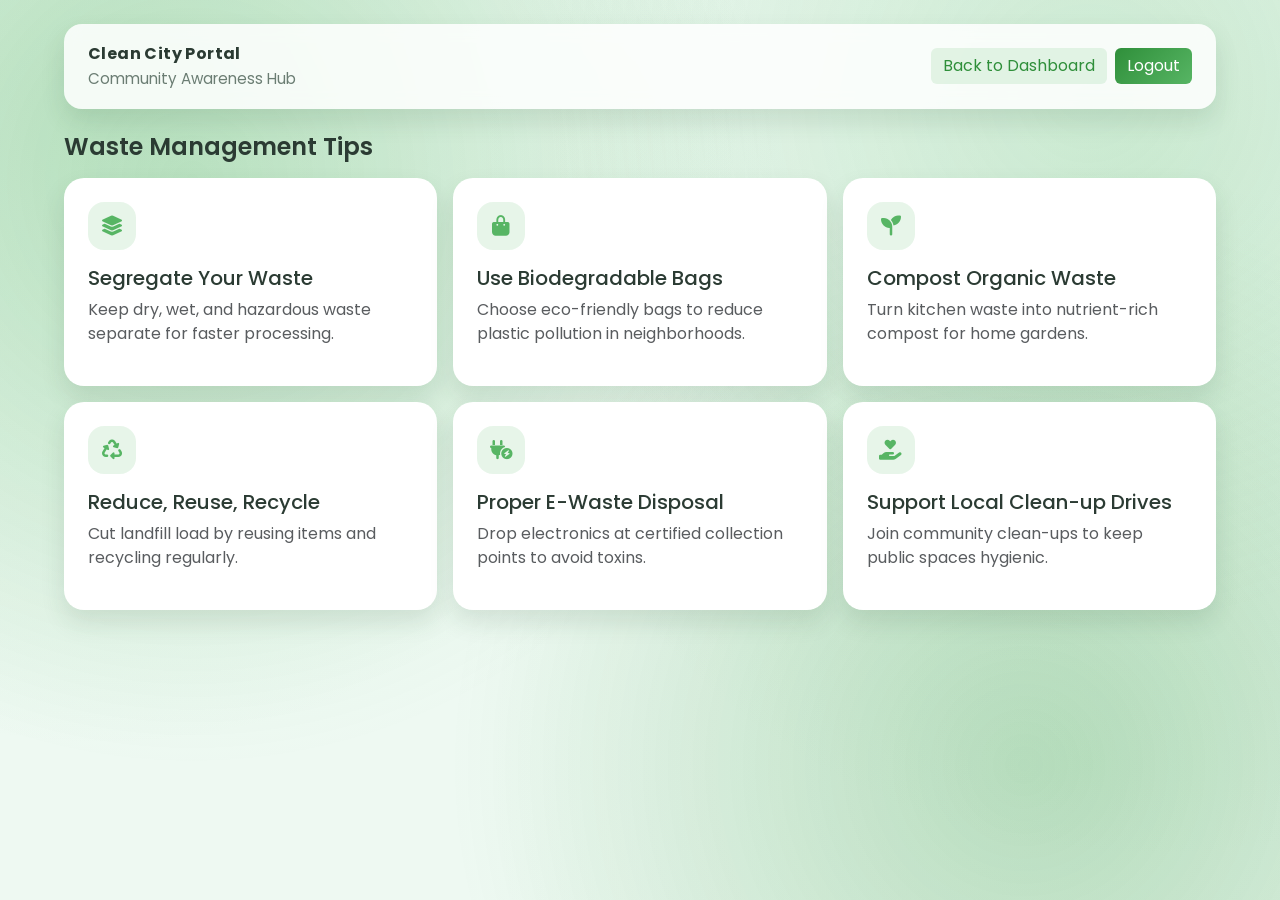
<file: frontend/awareness.html>
﻿<!DOCTYPE html>
<html lang="en">
<head>
  <meta charset="UTF-8">
  <meta name="viewport" content="width=device-width, initial-scale=1.0">
  <title>Clean City Portal - Awareness</title>
  <link rel="preconnect" href="https://fonts.googleapis.com">
  <link rel="preconnect" href="https://fonts.gstatic.com" crossorigin>
  <link href="https://fonts.googleapis.com/css2?family=Poppins:wght@300;400;600;700&display=swap" rel="stylesheet">
  <link href="https://cdn.jsdelivr.net/npm/bootstrap@5.3.3/dist/css/bootstrap.min.css" rel="stylesheet">
  <link href="https://cdnjs.cloudflare.com/ajax/libs/font-awesome/6.5.1/css/all.min.css" rel="stylesheet">
  <link href="css/style.css" rel="stylesheet">
</head>
<body>
  <div class="app-shell">
    <div class="cc-navbar d-flex flex-column flex-md-row justify-content-between align-items-start align-items-md-center gap-3">
      <div>
        <div class="brand-title">Clean City Portal</div>
        <div class="brand-subtitle">Community Awareness Hub</div>
      </div>
      <div class="d-flex gap-2">
        <a class="btn btn-soft" href="citizen.html">Back to Dashboard</a>
        <button class="btn btn-primary" onclick="logout()">Logout</button>
      </div>
    </div>

    <div class="mt-4">
      <h4 class="section-title">Waste Management Tips</h4>
      <div class="row g-3">
        <div class="col-md-4">
          <div class="icon-card">
            <div class="icon-pill mb-3"><i class="fa-solid fa-layer-group"></i></div>
            <h5>Segregate Your Waste</h5>
            <p class="text-muted">Keep dry, wet, and hazardous waste separate for faster processing.</p>
          </div>
        </div>
        <div class="col-md-4">
          <div class="icon-card">
            <div class="icon-pill mb-3"><i class="fa-solid fa-bag-shopping"></i></div>
            <h5>Use Biodegradable Bags</h5>
            <p class="text-muted">Choose eco-friendly bags to reduce plastic pollution in neighborhoods.</p>
          </div>
        </div>
        <div class="col-md-4">
          <div class="icon-card">
            <div class="icon-pill mb-3"><i class="fa-solid fa-seedling"></i></div>
            <h5>Compost Organic Waste</h5>
            <p class="text-muted">Turn kitchen waste into nutrient-rich compost for home gardens.</p>
          </div>
        </div>
        <div class="col-md-4">
          <div class="icon-card">
            <div class="icon-pill mb-3"><i class="fa-solid fa-recycle"></i></div>
            <h5>Reduce, Reuse, Recycle</h5>
            <p class="text-muted">Cut landfill load by reusing items and recycling regularly.</p>
          </div>
        </div>
        <div class="col-md-4">
          <div class="icon-card">
            <div class="icon-pill mb-3"><i class="fa-solid fa-plug-circle-bolt"></i></div>
            <h5>Proper E-Waste Disposal</h5>
            <p class="text-muted">Drop electronics at certified collection points to avoid toxins.</p>
          </div>
        </div>
        <div class="col-md-4">
          <div class="icon-card">
            <div class="icon-pill mb-3"><i class="fa-solid fa-hand-holding-heart"></i></div>
            <h5>Support Local Clean-up Drives</h5>
            <p class="text-muted">Join community clean-ups to keep public spaces hygienic.</p>
          </div>
        </div>
      </div>
    </div>
  </div>

  <script src="js/script.js"></script>
</body>
</html>
</file>
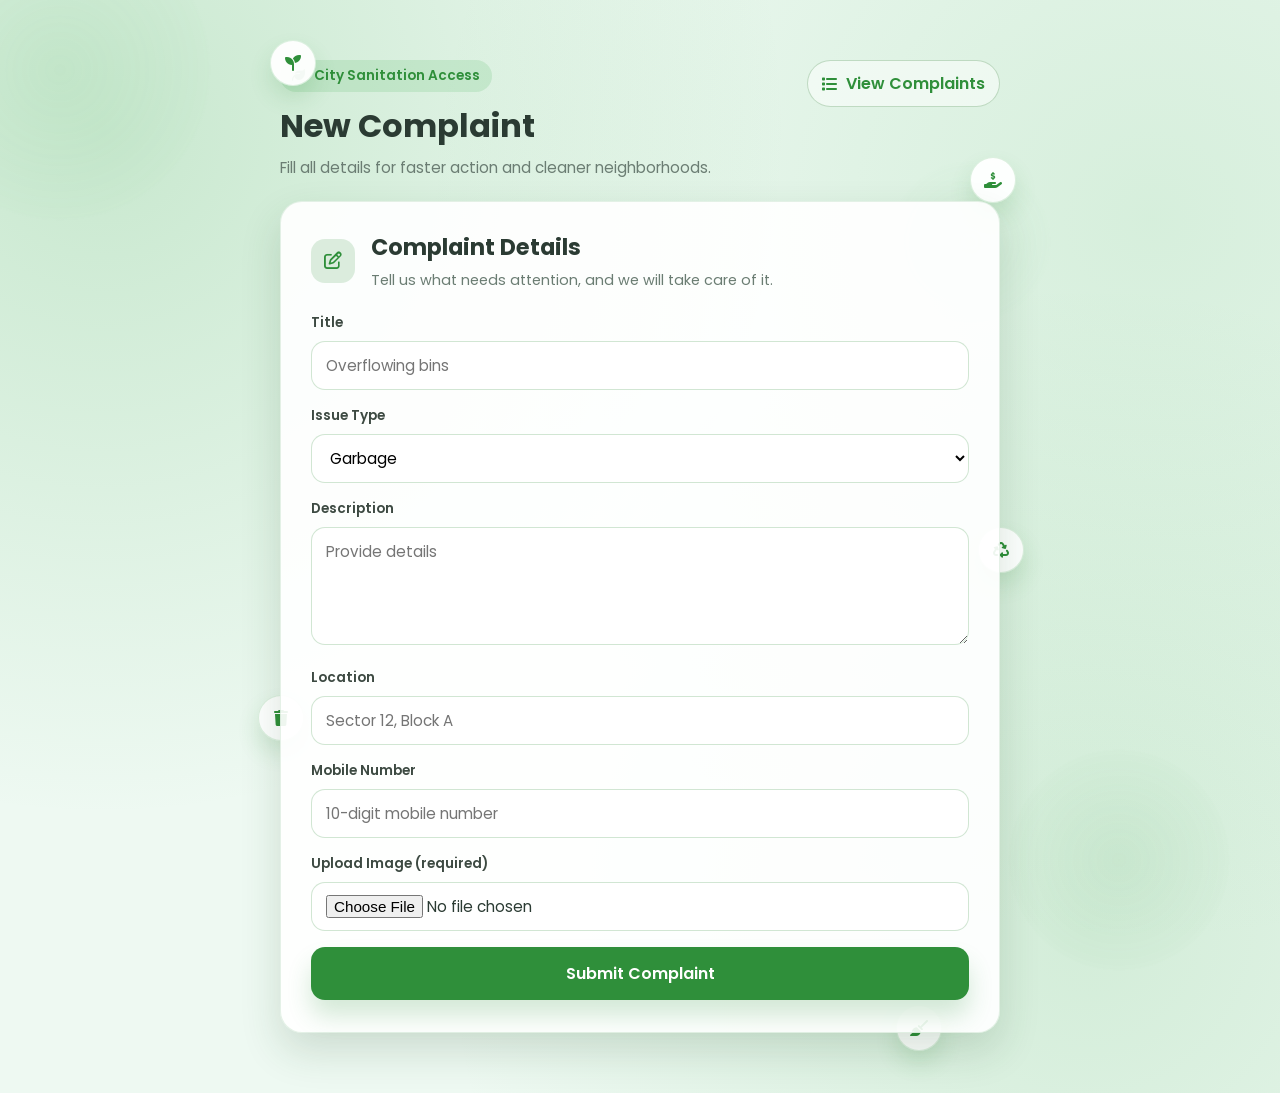
<file: frontend/complaint-new.html>
<!DOCTYPE html>
<html lang="en">
<head>
  <meta charset="UTF-8">
  <meta name="viewport" content="width=device-width, initial-scale=1.0">
  <title>Clean City Portal - New Complaint</title>
  <link rel="preconnect" href="https://fonts.googleapis.com">
  <link rel="preconnect" href="https://fonts.gstatic.com" crossorigin>
  <link href="https://fonts.googleapis.com/css2?family=Poppins:wght@300;400;600;700&display=swap" rel="stylesheet">
  <link href="https://cdnjs.cloudflare.com/ajax/libs/font-awesome/6.5.1/css/all.min.css" rel="stylesheet">
</head>
<body class="eco-page">
  <div class="ambient-orb orb-one"></div>
  <div class="ambient-orb orb-two"></div>
  <div class="ambient-orb orb-three"></div>

  <main class="page-shell form-shell">
    <section class="form-area">
      <div class="clean-bubbles">
        <span class="bubble bubble-1"><i class="fa-solid fa-seedling"></i></span>
        <span class="bubble bubble-2"><i class="fa-solid fa-hand-holding-dollar"></i></span>
        <span class="bubble bubble-3"><i class="fa-solid fa-trash"></i></span>
        <span class="bubble bubble-4"><i class="fa-solid fa-broom"></i></span>
        <span class="bubble bubble-5"><i class="fa-solid fa-recycle"></i></span>
      </div>

      <header class="page-header">
        <div>
          <p class="pill-title"><i class="fa-solid fa-leaf"></i> City Sanitation Access</p>
          <h1>New Complaint</h1>
          <p class="subtitle">Fill all details for faster action and cleaner neighborhoods.</p>
        </div>
        <a class="ghost-btn" href="complaints.html"><i class="fa-solid fa-list"></i> View Complaints</a>
      </header>

      <div class="glass-card complaint-card">
        <div class="card-title">
          <span class="title-icon"><i class="fa-regular fa-pen-to-square"></i></span>
          <div>
            <h2>Complaint Details</h2>
            <p>Tell us what needs attention, and we will take care of it.</p>
          </div>
        </div>

        <form class="complaint-form">
          <label class="field">
            <span>Title</span>
            <input type="text" placeholder="Overflowing bins" required>
          </label>

          <label class="field">
            <span>Issue Type</span>
            <select required>
              <option>Garbage</option>
              <option>Streetlight</option>
              <option>Illegal dumping</option>
              <option>Sewage</option>
            </select>
          </label>

          <label class="field">
            <span>Description</span>
            <textarea rows="4" placeholder="Provide details" required></textarea>
          </label>

          <label class="field">
            <span>Location</span>
            <input type="text" placeholder="Sector 12, Block A" required>
          </label>

          <label class="field">
            <span>Mobile Number</span>
            <input type="tel" placeholder="10-digit mobile number" required>
          </label>

          <label class="field">
            <span>Upload Image (required)</span>
            <input class="file-input" type="file" required>
          </label>

          <button class="primary-btn" type="submit">Submit Complaint</button>
        </form>
      </div>
    </section>
  </main>

  <style>
    :root {
      --primary: #2f8f3a;
      --secondary: #57b564;
      --text: #2b3b33;
      --muted: #6b7d73;
      --glass: rgba(255, 255, 255, 0.92);
      --shadow: 0 18px 40px rgba(31, 72, 40, 0.16);
    }

    * {
      box-sizing: border-box;
      font-family: "Poppins", sans-serif;
    }

    body.eco-page {
      margin: 0;
      min-height: 100vh;
      background:
        radial-gradient(circle at 8% 12%, rgba(87, 181, 100, 0.25), transparent 45%),
        radial-gradient(circle at 90% 20%, rgba(129, 202, 141, 0.22), transparent 50%),
        radial-gradient(circle at 85% 85%, rgba(87, 181, 100, 0.18), transparent 45%),
        #eef9f2;
      color: var(--text);
      overflow-x: hidden;
    }

    .ambient-orb {
      position: absolute;
      border-radius: 50%;
      opacity: 0.28;
      z-index: 0;
      filter: blur(1px);
    }

    .orb-one {
      width: 300px;
      height: 300px;
      background: radial-gradient(circle, rgba(87, 181, 100, 0.3) 0%, rgba(87, 181, 100, 0.05) 70%);
      top: -80px;
      left: -90px;
    }

    .orb-two {
      width: 220px;
      height: 220px;
      background: radial-gradient(circle, rgba(47, 143, 58, 0.25) 0%, rgba(47, 143, 58, 0.05) 70%);
      bottom: -70px;
      right: 4%;
    }

    .orb-three {
      width: 160px;
      height: 160px;
      background: radial-gradient(circle, rgba(129, 202, 141, 0.25) 0%, rgba(129, 202, 141, 0.05) 70%);
      top: 18%;
      right: 18%;
    }

    .page-shell {
      position: relative;
      z-index: 1;
      min-height: 100vh;
      display: flex;
      align-items: center;
      justify-content: center;
      padding: 60px 24px;
    }

    .form-area {
      width: min(720px, 100%);
      position: relative;
    }

    .page-header {
      display: flex;
      justify-content: space-between;
      align-items: flex-start;
      gap: 16px;
      margin-bottom: 22px;
    }

    .pill-title {
      display: inline-flex;
      align-items: center;
      gap: 8px;
      padding: 6px 12px;
      border-radius: 999px;
      background: rgba(87, 181, 100, 0.18);
      color: var(--primary);
      font-weight: 600;
      font-size: 0.85rem;
      margin: 0 0 10px;
    }

    .page-header h1 {
      margin: 0 0 6px;
      font-size: 2rem;
    }

    .subtitle {
      margin: 0;
      color: var(--muted);
      font-size: 0.95rem;
    }

    .ghost-btn {
      display: inline-flex;
      align-items: center;
      gap: 8px;
      padding: 10px 14px;
      border-radius: 999px;
      border: 1px solid rgba(46, 125, 50, 0.25);
      color: var(--primary);
      text-decoration: none;
      font-weight: 600;
      background: rgba(255, 255, 255, 0.5);
      transition: transform 0.2s ease, box-shadow 0.2s ease;
      white-space: nowrap;
    }

    .ghost-btn:hover {
      transform: translateY(-2px);
      box-shadow: 0 12px 24px rgba(46, 125, 50, 0.18);
    }

    .glass-card {
      background: var(--glass);
      border-radius: 22px;
      border: 1px solid rgba(47, 143, 58, 0.12);
      box-shadow: var(--shadow);
      padding: 28px 30px 32px;
      position: relative;
    }

    .card-title {
      display: flex;
      gap: 16px;
      align-items: center;
      margin-bottom: 22px;
    }

    .card-title h2 {
      margin: 0 0 6px;
      font-size: 1.4rem;
    }

    .card-title p {
      margin: 0;
      color: var(--muted);
      font-size: 0.9rem;
    }

    .title-icon {
      width: 44px;
      height: 44px;
      border-radius: 14px;
      background: rgba(47, 143, 58, 0.16);
      display: grid;
      place-items: center;
      color: var(--primary);
      font-size: 1.1rem;
    }

    .complaint-form {
      display: grid;
      gap: 16px;
    }

    .field span {
      display: block;
      font-weight: 600;
      font-size: 0.85rem;
      margin-bottom: 8px;
      color: #3d4a42;
    }

    .field input,
    .field select,
    .field textarea {
      width: 100%;
      border-radius: 14px;
      border: 1px solid rgba(47, 143, 58, 0.22);
      padding: 12px 14px;
      font-size: 0.95rem;
      background: #fff;
      outline: none;
      transition: border 0.3s ease, box-shadow 0.3s ease;
    }

    .field input:focus,
    .field select:focus,
    .field textarea:focus {
      border-color: rgba(47, 143, 58, 0.7);
      box-shadow: 0 0 0 4px rgba(87, 181, 100, 0.18);
    }

    .file-input {
      padding: 10px;
      background: rgba(255, 255, 255, 0.85);
    }

    .primary-btn {
      border: none;
      background: var(--primary);
      color: #fff;
      padding: 14px 16px;
      border-radius: 14px;
      font-weight: 600;
      font-size: 1rem;
      cursor: pointer;
      box-shadow: 0 16px 24px rgba(47, 143, 58, 0.2);
      transition: transform 0.3s ease, box-shadow 0.3s ease, background 0.3s ease;
    }

    .primary-btn:hover {
      transform: translateY(-2px);
      background: #2b8435;
      box-shadow: 0 18px 30px rgba(47, 143, 58, 0.28);
    }

    .clean-bubbles {
      position: absolute;
      inset: 0;
      pointer-events: none;
    }

    .bubble {
      position: absolute;
      width: 46px;
      height: 46px;
      border-radius: 50%;
      display: grid;
      place-items: center;
      background: rgba(255, 255, 255, 0.95);
      color: var(--primary);
      box-shadow: 0 12px 22px rgba(47, 143, 58, 0.16);
      border: 1px solid rgba(87, 181, 100, 0.2);
    }

    .bubble-1 { top: -20px; left: -10px; }
    .bubble-2 { top: 10%; right: -16px; }
    .bubble-3 { bottom: 30%; left: -22px; }
    .bubble-4 { bottom: -18px; right: 8%; }
    .bubble-5 { top: 48%; right: -24px; }

    @media (max-width: 720px) {
      .page-header {
        flex-direction: column;
        align-items: flex-start;
      }
    }
  </style>
</body>
</html>
</file>
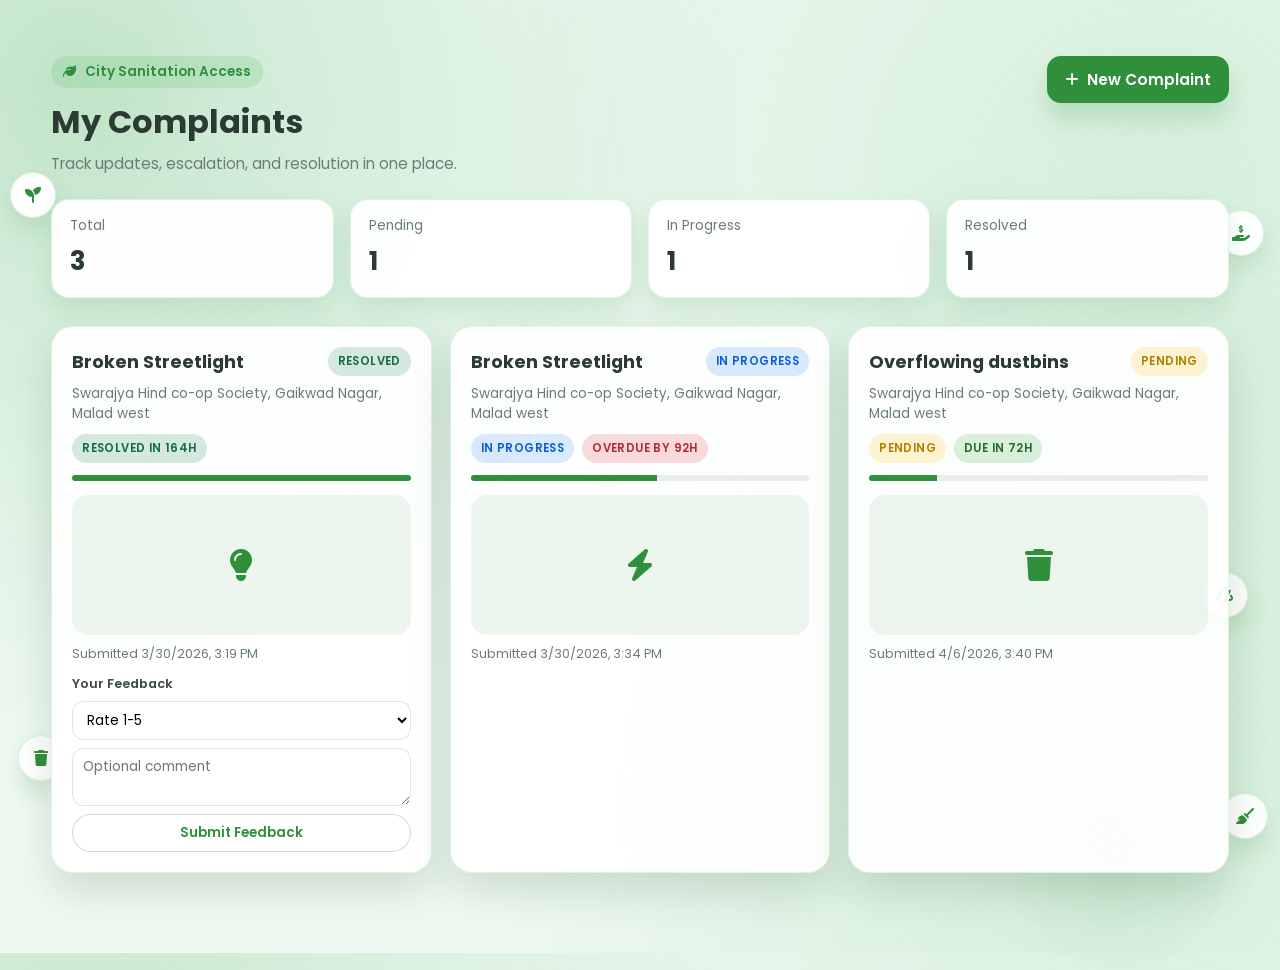
<file: frontend/complaints.html>
<!DOCTYPE html>
<html lang="en">
<head>
  <meta charset="UTF-8">
  <meta name="viewport" content="width=device-width, initial-scale=1.0">
  <title>Clean City Portal - My Complaints</title>
  <link rel="preconnect" href="https://fonts.googleapis.com">
  <link rel="preconnect" href="https://fonts.gstatic.com" crossorigin>
  <link href="https://fonts.googleapis.com/css2?family=Poppins:wght@300;400;600;700&display=swap" rel="stylesheet">
  <link href="https://cdnjs.cloudflare.com/ajax/libs/font-awesome/6.5.1/css/all.min.css" rel="stylesheet">
</head>
<body class="eco-page">
  <div class="ambient-orb orb-one"></div>
  <div class="ambient-orb orb-two"></div>
  <div class="ambient-orb orb-three"></div>

  <main class="page-shell">
    <header class="page-header">
      <div>
        <p class="pill-title"><i class="fa-solid fa-leaf"></i> City Sanitation Access</p>
        <h1>My Complaints</h1>
        <p class="subtitle">Track updates, escalation, and resolution in one place.</p>
      </div>
      <a class="primary-btn" href="complaint-new.html"><i class="fa-solid fa-plus"></i> New Complaint</a>
    </header>

    <section class="stats-grid">
      <div class="stat-card">
        <p>Total</p>
        <h3>3</h3>
      </div>
      <div class="stat-card">
        <p>Pending</p>
        <h3>1</h3>
      </div>
      <div class="stat-card">
        <p>In Progress</p>
        <h3>1</h3>
      </div>
      <div class="stat-card">
        <p>Resolved</p>
        <h3>1</h3>
      </div>
    </section>

    <section class="complaints-grid">
      <article class="glass-card complaint-card">
        <div class="card-top">
          <h3>Broken Streetlight</h3>
          <span class="badge badge-resolved">Resolved</span>
        </div>
        <p class="card-meta">Swarajya Hind co-op Society, Gaikwad Nagar, Malad west</p>
        <div class="tag-row">
          <span class="badge badge-resolved">Resolved in 164H</span>
        </div>
        <div class="progress"><span style="width: 100%;"></span></div>
        <div class="photo-box">
          <i class="fa-solid fa-lightbulb"></i>
        </div>
        <p class="submitted">Submitted 3/30/2026, 3:19 PM</p>
        <div class="feedback">
          <label>Your Feedback</label>
          <select>
            <option>Rate 1-5</option>
            <option>5 - Excellent</option>
            <option>4 - Good</option>
            <option>3 - Okay</option>
            <option>2 - Needs work</option>
            <option>1 - Poor</option>
          </select>
          <textarea rows="2" placeholder="Optional comment"></textarea>
          <button class="ghost-btn small" type="button">Submit Feedback</button>
        </div>
      </article>

      <article class="glass-card complaint-card">
        <div class="card-top">
          <h3>Broken Streetlight</h3>
          <span class="badge badge-progress">In Progress</span>
        </div>
        <p class="card-meta">Swarajya Hind co-op Society, Gaikwad Nagar, Malad west</p>
        <div class="tag-row">
          <span class="badge badge-progress">In Progress</span>
          <span class="badge badge-overdue">Overdue by 92H</span>
        </div>
        <div class="progress"><span style="width: 55%;"></span></div>
        <div class="photo-box">
          <i class="fa-solid fa-bolt"></i>
        </div>
        <p class="submitted">Submitted 3/30/2026, 3:34 PM</p>
      </article>

      <article class="glass-card complaint-card">
        <div class="card-top">
          <h3>Overflowing dustbins</h3>
          <span class="badge badge-pending">Pending</span>
        </div>
        <p class="card-meta">Swarajya Hind co-op Society, Gaikwad Nagar, Malad west</p>
        <div class="tag-row">
          <span class="badge badge-pending">Pending</span>
          <span class="badge badge-due">Due in 72H</span>
        </div>
        <div class="progress"><span style="width: 20%;"></span></div>
        <div class="photo-box">
          <i class="fa-solid fa-trash"></i>
        </div>
        <p class="submitted">Submitted 4/6/2026, 3:40 PM</p>
      </article>
    </section>

    <div class="clean-bubbles">
      <span class="bubble bubble-1"><i class="fa-solid fa-seedling"></i></span>
      <span class="bubble bubble-2"><i class="fa-solid fa-hand-holding-dollar"></i></span>
      <span class="bubble bubble-3"><i class="fa-solid fa-trash"></i></span>
      <span class="bubble bubble-4"><i class="fa-solid fa-broom"></i></span>
      <span class="bubble bubble-5"><i class="fa-solid fa-recycle"></i></span>
    </div>
  </main>

  <style>
    :root {
      --primary: #2f8f3a;
      --secondary: #57b564;
      --text: #2b3b33;
      --muted: #6b7d73;
      --glass: rgba(255, 255, 255, 0.92);
      --shadow: 0 18px 40px rgba(31, 72, 40, 0.16);
    }

    * {
      box-sizing: border-box;
      font-family: "Poppins", sans-serif;
    }

    body.eco-page {
      margin: 0;
      min-height: 100vh;
      background:
        radial-gradient(circle at 8% 12%, rgba(87, 181, 100, 0.25), transparent 45%),
        radial-gradient(circle at 90% 20%, rgba(129, 202, 141, 0.22), transparent 50%),
        radial-gradient(circle at 85% 85%, rgba(87, 181, 100, 0.18), transparent 45%),
        #eef9f2;
      color: var(--text);
      overflow-x: hidden;
    }

    .ambient-orb {
      position: absolute;
      border-radius: 50%;
      opacity: 0.28;
      z-index: 0;
      filter: blur(1px);
    }

    .orb-one {
      width: 300px;
      height: 300px;
      background: radial-gradient(circle, rgba(87, 181, 100, 0.3) 0%, rgba(87, 181, 100, 0.05) 70%);
      top: -80px;
      left: -90px;
    }

    .orb-two {
      width: 220px;
      height: 220px;
      background: radial-gradient(circle, rgba(47, 143, 58, 0.25) 0%, rgba(47, 143, 58, 0.05) 70%);
      bottom: -70px;
      right: 4%;
    }

    .orb-three {
      width: 160px;
      height: 160px;
      background: radial-gradient(circle, rgba(129, 202, 141, 0.25) 0%, rgba(129, 202, 141, 0.05) 70%);
      top: 18%;
      right: 18%;
    }

    .page-shell {
      position: relative;
      z-index: 1;
      min-height: 100vh;
      padding: 56px clamp(20px, 4vw, 72px) 80px;
    }

    .page-header {
      display: flex;
      justify-content: space-between;
      align-items: flex-start;
      gap: 20px;
      margin-bottom: 24px;
    }

    .pill-title {
      display: inline-flex;
      align-items: center;
      gap: 8px;
      padding: 6px 12px;
      border-radius: 999px;
      background: rgba(87, 181, 100, 0.18);
      color: var(--primary);
      font-weight: 600;
      font-size: 0.85rem;
      margin: 0 0 10px;
    }

    .page-header h1 {
      margin: 0 0 6px;
      font-size: 2rem;
    }

    .subtitle {
      margin: 0;
      color: var(--muted);
      font-size: 0.95rem;
    }

    .primary-btn {
      border: none;
      background: var(--primary);
      color: #fff;
      padding: 12px 18px;
      border-radius: 14px;
      font-weight: 600;
      font-size: 0.95rem;
      cursor: pointer;
      text-decoration: none;
      box-shadow: 0 16px 24px rgba(47, 143, 58, 0.2);
      transition: transform 0.3s ease, box-shadow 0.3s ease, background 0.3s ease;
      display: inline-flex;
      align-items: center;
      gap: 8px;
      white-space: nowrap;
    }

    .primary-btn:hover {
      transform: translateY(-2px);
      background: #2b8435;
      box-shadow: 0 18px 30px rgba(47, 143, 58, 0.28);
    }

    .ghost-btn {
      border: 1px solid rgba(46, 125, 50, 0.25);
      color: var(--primary);
      background: rgba(255, 255, 255, 0.6);
      font-weight: 600;
      cursor: pointer;
    }

    .stats-grid {
      display: grid;
      grid-template-columns: repeat(auto-fit, minmax(160px, 1fr));
      gap: 16px;
      margin-bottom: 28px;
    }

    .stat-card {
      background: rgba(255, 255, 255, 0.95);
      border-radius: 18px;
      padding: 16px 18px;
      box-shadow: 0 10px 22px rgba(47, 143, 58, 0.14);
      border: 1px solid rgba(47, 143, 58, 0.12);
    }

    .stat-card p {
      margin: 0 0 6px;
      color: var(--muted);
      font-size: 0.85rem;
    }

    .stat-card h3 {
      margin: 0;
      font-size: 1.6rem;
    }

    .complaints-grid {
      display: grid;
      grid-template-columns: repeat(auto-fit, minmax(260px, 1fr));
      gap: 18px;
    }

    .glass-card {
      background: var(--glass);
      border-radius: 22px;
      border: 1px solid rgba(47, 143, 58, 0.12);
      box-shadow: var(--shadow);
      padding: 20px;
    }

    .complaint-card h3 {
      margin: 0;
      font-size: 1.1rem;
    }

    .card-top {
      display: flex;
      justify-content: space-between;
      align-items: center;
      gap: 8px;
      margin-bottom: 8px;
    }

    .card-meta {
      margin: 0 0 10px;
      color: var(--muted);
      font-size: 0.85rem;
    }

    .tag-row {
      display: flex;
      flex-wrap: wrap;
      gap: 8px;
      margin-bottom: 12px;
    }

    .badge {
      padding: 6px 10px;
      border-radius: 999px;
      font-size: 0.72rem;
      font-weight: 600;
      text-transform: uppercase;
      letter-spacing: 0.4px;
    }

    .badge-pending {
      background: rgba(255, 193, 7, 0.18);
      color: #b47d00;
    }

    .badge-progress {
      background: rgba(13, 110, 253, 0.15);
      color: #0b5ed7;
    }

    .badge-resolved {
      background: rgba(25, 135, 84, 0.18);
      color: #146c43;
    }

    .badge-overdue {
      background: rgba(220, 53, 69, 0.18);
      color: #b02a37;
    }

    .badge-due {
      background: rgba(76, 175, 80, 0.2);
      color: #1f6f31;
    }

    .progress {
      width: 100%;
      height: 6px;
      border-radius: 999px;
      background: rgba(15, 23, 42, 0.08);
      overflow: hidden;
      margin-bottom: 14px;
    }

    .progress span {
      display: block;
      height: 100%;
      background: var(--primary);
    }

    .photo-box {
      height: 140px;
      border-radius: 16px;
      background: rgba(47, 143, 58, 0.08);
      display: grid;
      place-items: center;
      color: var(--primary);
      font-size: 2rem;
      margin-bottom: 10px;
    }

    .submitted {
      margin: 0;
      font-size: 0.78rem;
      color: var(--muted);
    }

    .feedback {
      margin-top: 12px;
      display: grid;
      gap: 8px;
    }

    .feedback label {
      font-size: 0.8rem;
      font-weight: 600;
      color: #3d4a42;
    }

    .feedback select,
    .feedback textarea {
      border-radius: 12px;
      border: 1px solid rgba(47, 143, 58, 0.18);
      padding: 8px 10px;
      background: #fff;
      font-size: 0.85rem;
    }

    .ghost-btn.small {
      align-self: flex-start;
      padding: 8px 12px;
      border-radius: 999px;
    }

    .clean-bubbles {
      position: absolute;
      inset: 0;
      pointer-events: none;
      z-index: -1;
    }

    .bubble {
      position: absolute;
      width: 46px;
      height: 46px;
      border-radius: 50%;
      display: grid;
      place-items: center;
      background: rgba(255, 255, 255, 0.95);
      color: var(--primary);
      box-shadow: 0 12px 22px rgba(47, 143, 58, 0.16);
      border: 1px solid rgba(87, 181, 100, 0.2);
    }

    .bubble-1 { top: 18%; left: 10px; }
    .bubble-2 { top: 22%; right: 16px; }
    .bubble-3 { bottom: 18%; left: 18px; }
    .bubble-4 { bottom: 12%; right: 12px; }
    .bubble-5 { top: 60%; right: 32px; }

    @media (max-width: 780px) {
      .page-header {
        flex-direction: column;
        align-items: flex-start;
      }
    }
  </style>
</body>
</html>
</file>
<file: frontend/css/style.css>
﻿:root {
  --cc-ink: #2b3b33;
  --cc-muted: #6b7d73;
  --cc-green: #2f8f3a;
  --cc-blue: #57b564;
  --cc-teal: #81ca8d;
  --cc-bg: #eef9f2;
  --cc-card: #ffffff;
  --cc-shadow: 0 18px 40px rgba(31, 72, 40, 0.16);
  --cc-shadow-soft: 0 12px 24px rgba(31, 72, 40, 0.12);
  --cc-radius: 20px;
}

* {
  box-sizing: border-box;
}

body {
  font-family: "Poppins", "Segoe UI", sans-serif;
  color: var(--cc-ink);
  background:
    radial-gradient(circle at 8% 12%, rgba(87, 181, 100, 0.25), transparent 45%),
    radial-gradient(circle at 90% 20%, rgba(129, 202, 141, 0.22), transparent 50%),
    radial-gradient(circle at 85% 85%, rgba(87, 181, 100, 0.18), transparent 45%),
    var(--cc-bg);
  min-height: 100vh;
}

body.eco-register {
  margin: 0;
  min-height: 100vh;
  background:
    radial-gradient(circle at 8% 12%, rgba(87, 181, 100, 0.18), transparent 45%),
    radial-gradient(circle at 90% 20%, rgba(129, 202, 141, 0.16), transparent 50%),
    radial-gradient(circle at 85% 85%, rgba(87, 181, 100, 0.12), transparent 45%),
    #eef9f2;
  color: var(--cc-ink);
  overflow-x: hidden;
}

body.eco-register::before {
  content: "";
  position: fixed;
  inset: 0;
  background-image: url("../assets/login-pattern.png");
  background-size: 420px 420px;
  background-repeat: repeat;
  opacity: 0.25;
  pointer-events: none;
  z-index: 0;
}

body.eco-register .app-shell {
  position: relative;
  z-index: 1;
}

body.eco-register .hero-card {
  background: rgba(255, 255, 255, 0.96);
}

body::before {
  content: "";
  position: fixed;
  inset: 0;
  background:
    radial-gradient(circle at 15% 20%, rgba(87, 181, 100, 0.18), transparent 45%),
    radial-gradient(circle at 85% 10%, rgba(129, 202, 141, 0.16), transparent 40%),
    radial-gradient(circle at 80% 85%, rgba(47, 143, 58, 0.18), transparent 45%);
  pointer-events: none;
  z-index: -1;
}

.app-shell {
  max-width: 1200px;
  margin: 0 auto;
  padding: 24px;
}

.page-header {
  display: flex;
  flex-direction: column;
  align-items: center;
  text-align: center;
  margin-bottom: 24px;
}

.page-header .brand-title {
  font-size: 2.1rem;
}

.brand-icon {
  width: 64px;
  height: 64px;
  border-radius: 18px;
  display: inline-flex;
  align-items: center;
  justify-content: center;
  background: rgba(87, 181, 100, 0.16);
  color: var(--cc-blue);
  font-size: 28px;
  box-shadow: var(--cc-shadow-soft);
  margin-bottom: 10px;
}

.cc-navbar {
  background: rgba(255, 255, 255, 0.85);
  backdrop-filter: blur(8px);
  border-radius: 18px;
  box-shadow: var(--cc-shadow-soft);
  padding: 18px 24px;
}

.brand-title {
  font-weight: 700;
  letter-spacing: 0.4px;
}

.brand-subtitle {
  font-size: 0.95rem;
  color: var(--cc-muted);
  margin-top: 2px;
}

.hero-card {
  background: var(--cc-card);
  border-radius: 26px;
  box-shadow: var(--cc-shadow);
  padding: 36px;
}

.login-card {
  max-width: 420px;
  margin-left: auto;
  margin-right: auto;
}

.login-welcome {
  position: fixed;
  inset: 0;
  background: rgba(8, 27, 27, 0.45);
  display: flex;
  align-items: center;
  justify-content: center;
  opacity: 0;
  pointer-events: none;
  transition: opacity 0.3s ease;
  z-index: 999;
}

.login-welcome.show {
  opacity: 1;
  pointer-events: all;
}

.login-welcome-card {
  background: var(--cc-card);
  border-radius: 22px;
  padding: 28px 32px;
  text-align: center;
  box-shadow: var(--cc-shadow);
  min-width: 280px;
}

.brand-icon {
  gap: 10px;
}

.brand-icon i {
  font-size: 24px;
}

.glass-card {
  background: rgba(255, 255, 255, 0.92);
  border-radius: var(--cc-radius);
  box-shadow: var(--cc-shadow-soft);
  padding: 24px;
}

.section-title {
  font-weight: 600;
  margin-bottom: 16px;
}

.stat-card {
  background: var(--cc-card);
  border-radius: var(--cc-radius);
  box-shadow: var(--cc-shadow-soft);
  padding: 20px;
  height: 100%;
}

.stat-card h3 {
  margin: 8px 0 0;
  font-weight: 700;
}

.stat-compact h4 {
  margin: 0;
  font-weight: 700;
}

.btn-primary {
  background: linear-gradient(135deg, var(--cc-green), var(--cc-blue));
  border: none;
}

.btn-outline-light {
  border-color: rgba(255, 255, 255, 0.6);
}

.btn-soft {
  background: rgba(87, 181, 100, 0.14);
  color: var(--cc-green);
  border: none;
}

.nav-pills .nav-link {
  border-radius: 999px;
  color: var(--cc-green);
  background: rgba(87, 181, 100, 0.14);
  border: 1px solid transparent;
}

.nav-pills .nav-link.active {
  background: linear-gradient(135deg, var(--cc-green), var(--cc-blue));
  color: #fff;
  border-color: transparent;
  box-shadow: var(--cc-shadow-soft);
}

.badge-status {
  padding: 6px 12px;
  border-radius: 999px;
  font-size: 0.75rem;
  font-weight: 600;
  text-transform: uppercase;
  letter-spacing: 0.4px;
}

.badge-pending {
  background: rgba(255, 193, 7, 0.15);
  color: #b47d00;
}

.badge-progress {
  background: rgba(47, 143, 58, 0.15);
  color: #2f8f3a;
}

.badge-awaiting {
  background: rgba(255, 193, 7, 0.2);
  color: #a06800;
}

.badge-resolved {
  background: rgba(25, 135, 84, 0.15);
  color: #146c43;
}

.badge-escalated {
  background: rgba(220, 53, 69, 0.15);
  color: #b02a37;
}

.escalated-card {
  border: 1px solid rgba(220, 53, 69, 0.35);
  box-shadow: 0 16px 36px rgba(220, 53, 69, 0.18);
}

.badge-sla {
  font-size: 0.7rem;
  width: fit-content;
}

.badge-sla-ok {
  background: rgba(25, 135, 84, 0.12);
  color: #146c43;
}

.badge-sla-overdue {
  background: rgba(220, 53, 69, 0.15);
  color: #b02a37;
}

.complaint-card {
  border: none;
  border-radius: var(--cc-radius);
  box-shadow: var(--cc-shadow-soft);
  background: var(--cc-card);
  height: 100%;
}

.complaint-card img {
  border-radius: 14px;
  height: 140px;
  width: 100%;
  object-fit: contain;
  background: #f4f7f3;
}

.citizen-layout .stat-card {
  padding: 16px;
}

.citizen-layout .stat-card {
  border: 1px solid rgba(15, 23, 42, 0.08);
}

.sticky-card {
  position: sticky;
  top: 24px;
}

.status-progress {
  width: 100%;
  height: 6px;
  border-radius: 999px;
  background: rgba(15, 23, 42, 0.08);
  overflow: hidden;
}

.status-progress-bar {
  height: 100%;
  background: linear-gradient(135deg, var(--cc-green), var(--cc-blue));
  border-radius: 999px;
}

.complaint-desc {
  display: -webkit-box;
  -webkit-line-clamp: 3;
  -webkit-box-orient: vertical;
  overflow: hidden;
}

.card-actions {
  display: flex;
  flex-wrap: wrap;
  gap: 8px;
}

.preview-img {
  width: 100%;
  max-height: 220px;
  object-fit: contain;
  background: #f4f7f3;
  border-radius: 14px;
  box-shadow: var(--cc-shadow-soft);
}

.clickable-image {
  cursor: zoom-in;
}

.image-viewer {
  position: fixed;
  inset: 0;
  z-index: 1050;
}

.image-viewer-backdrop {
  position: absolute;
  inset: 0;
  background: rgba(8, 20, 20, 0.65);
}

.image-viewer-content {
  position: relative;
  max-width: 90vw;
  max-height: 90vh;
  margin: 5vh auto 0;
  background: #fff;
  padding: 12px;
  border-radius: 16px;
  box-shadow: var(--cc-shadow);
  display: flex;
  justify-content: center;
  align-items: center;
}

.image-viewer-content img {
  max-width: 100%;
  max-height: 80vh;
  border-radius: 12px;
}

.image-viewer-close {
  position: absolute;
  top: 8px;
  right: 10px;
  border: none;
  background: rgba(0, 0, 0, 0.6);
  color: #fff;
  width: 32px;
  height: 32px;
  border-radius: 50%;
  font-size: 20px;
  line-height: 28px;
  cursor: pointer;
}

.form-control,
.form-select {
  border-radius: 12px;
  border: 1px solid rgba(0, 0, 0, 0.08);
  padding: 10px 14px;
}

.form-control:focus,
.form-select:focus {
  box-shadow: 0 0 0 0.2rem rgba(47, 143, 58, 0.18);
}

.icon-card {
  background: var(--cc-card);
  border-radius: var(--cc-radius);
  box-shadow: var(--cc-shadow-soft);
  padding: 24px;
  height: 100%;
}

.icon-pill {
  width: 48px;
  height: 48px;
  border-radius: 16px;
  display: inline-flex;
  align-items: center;
  justify-content: center;
  background: rgba(87, 181, 100, 0.14);
  color: var(--cc-blue);
  font-size: 20px;
}

.footer-note {
  color: var(--cc-muted);
  font-size: 0.85rem;
}

/* Citizen dashboard refresh */
body[data-page="citizen"] {
  background:
    radial-gradient(circle at 10% 10%, rgba(129, 202, 141, 0.25), transparent 45%),
    radial-gradient(circle at 90% 20%, rgba(87, 181, 100, 0.2), transparent 40%),
    radial-gradient(circle at 80% 90%, rgba(47, 143, 58, 0.16), transparent 45%),
    linear-gradient(180deg, #e7f6ec 0%, #f6fbf8 100%);
  color: var(--cc-ink);
}

body[data-page="citizen"] .app-shell {
  max-width: 1280px;
  padding: 32px 24px 72px;
  position: relative;
}

body[data-page="citizen"] .app-shell::before,
body[data-page="citizen"] .app-shell::after {
  content: "";
  position: absolute;
  width: 280px;
  height: 280px;
  border-radius: 50%;
  background: radial-gradient(circle, rgba(47, 143, 58, 0.12), transparent 70%);
  z-index: -1;
  filter: blur(2px);
}

body[data-page="citizen"] .app-shell::before {
  top: -60px;
  right: 8%;
}

body[data-page="citizen"] .app-shell::after {
  bottom: 40px;
  left: 4%;
}

body[data-page="citizen"] .cc-navbar {
  background: rgba(255, 255, 255, 0.94);
  border: 1px solid rgba(47, 143, 58, 0.14);
  border-radius: 24px;
  box-shadow: 0 20px 40px rgba(24, 70, 40, 0.14);
  padding: 18px 22px;
  backdrop-filter: blur(8px);
}

body[data-page="citizen"] .brand-lockup {
  display: flex;
  align-items: center;
  gap: 12px;
}

body[data-page="citizen"] .brand-mark {
  width: 42px;
  height: 42px;
  border-radius: 14px;
  display: grid;
  place-items: center;
  background: rgba(47, 143, 58, 0.12);
  color: #2f8f3a;
  box-shadow: 0 8px 18px rgba(47, 143, 58, 0.18);
}

body[data-page="citizen"] .brand-title {
  font-size: 1.35rem;
  font-weight: 700;
}

body[data-page="citizen"] .brand-subtitle {
  color: var(--cc-muted);
}

body[data-page="citizen"] .nav-actions .btn {
  border-radius: 12px;
  font-weight: 600;
}

body[data-page="citizen"] .btn-primary {
  background: linear-gradient(135deg, #2f8f3a, #22b57d);
  box-shadow: 0 12px 24px rgba(47, 143, 58, 0.25);
}

body[data-page="citizen"] .btn-primary:hover {
  box-shadow: 0 16px 30px rgba(47, 143, 58, 0.32);
  transform: translateY(-1px);
}

body[data-page="citizen"] .btn-soft {
  background: rgba(47, 143, 58, 0.12);
  border: 1px solid rgba(47, 143, 58, 0.18);
  color: #257b31;
}

body[data-page="citizen"] .section-title {
  font-size: 1.35rem;
  letter-spacing: 0.2px;
}

body[data-page="citizen"] .citizen-layout {
  align-items: start;
}

body[data-page="citizen"] .citizen-main,
body[data-page="citizen"] .citizen-sidebar {
  display: flex;
  flex-direction: column;
  gap: 16px;
}

body[data-page="citizen"] .citizen-sidebar {
  margin: 0 auto;
}

body[data-page="citizen"] .complaints-section {
  margin-top: 8px;
}

body[data-page="citizen"] .complaints-section .stat-card {
  box-shadow: 0 10px 20px rgba(31, 72, 40, 0.08);
}

body[data-page="citizen"] .section-head {
  padding: 4px 0;
}

body[data-page="citizen"] .stats-row .stat-card {
  height: 100%;
}

body[data-page="citizen"] #citizenComplaints {
  align-items: stretch;
}

body[data-page="citizen"] #complaintFormCard {
  position: sticky;
  top: 24px;
}

body[data-page="citizen"] .stat-card {
  border: 1px solid rgba(47, 143, 58, 0.12);
  background: #fff;
  box-shadow: 0 12px 24px rgba(31, 72, 40, 0.1);
  position: relative;
  overflow: hidden;
}

body[data-page="citizen"] .stat-card::after {
  content: "";
  position: absolute;
  inset: 0;
  background: linear-gradient(120deg, rgba(47, 143, 58, 0.08), transparent 55%);
  opacity: 0;
  transition: opacity 0.3s ease;
}

body[data-page="citizen"] .stat-card:hover::after {
  opacity: 1;
}

body[data-page="citizen"] .stat-card h4 {
  font-size: 1.6rem;
}

body[data-page="citizen"] .complaint-card {
  border: 1px solid rgba(15, 23, 42, 0.08);
  border-radius: 22px;
  box-shadow: 0 16px 30px rgba(31, 72, 40, 0.12);
  transition: transform 0.2s ease, box-shadow 0.2s ease;
}

body[data-page="citizen"] .complaint-card:hover {
  transform: translateY(-3px);
  box-shadow: 0 22px 36px rgba(31, 72, 40, 0.18);
}

body[data-page="citizen"] .complaint-card .card-body {
  gap: 10px;
}

body[data-page="citizen"] .complaint-card img {
  border-radius: 14px;
  height: 170px;
  object-fit: contain;
  background: #f4f7f3;
}

body[data-page="citizen"] .badge-status {
  font-size: 0.7rem;
  letter-spacing: 0.4px;
}

body[data-page="citizen"] #complaintFormCard {
  background: rgba(255, 255, 255, 0.96);
  border: 1px solid rgba(47, 143, 58, 0.14);
  box-shadow: 0 22px 40px rgba(24, 70, 40, 0.16);
}

body[data-page="citizen"] .icon-pill {
  background: rgba(47, 143, 58, 0.14);
  color: #2f8f3a;
  box-shadow: 0 8px 16px rgba(47, 143, 58, 0.16);
}

body[data-page="citizen"] .form-control,
body[data-page="citizen"] .form-select {
  border-radius: 14px;
  border: 1px solid rgba(15, 23, 42, 0.12);
}

body[data-page="citizen"] .form-control:focus,
body[data-page="citizen"] .form-select:focus {
  box-shadow: 0 0 0 0.2rem rgba(47, 143, 58, 0.22);
}

/* Sketch-style layout overrides */
body[data-page="citizen"] {
  background: #eef2ef;
}

body[data-page="citizen"] .app-shell.citizen-shell {
  grid-template-columns: 210px 1fr;
  gap: 20px;
}

body[data-page="citizen"] .citizen-nav {
  background: #f4f6f3;
  border: 1px solid rgba(35, 55, 45, 0.12);
  box-shadow: none;
  border-radius: 16px;
  padding: 18px 16px;
}

body[data-page="citizen"] .citizen-brand {
  padding-bottom: 10px;
  border-bottom: 1px solid rgba(35, 55, 45, 0.12);
}

body[data-page="citizen"] .citizen-nav .brand-mark {
  width: 38px;
  height: 38px;
  border-radius: 50%;
  box-shadow: none;
}

body[data-page="citizen"] .profile-card {
  background: transparent;
  border: none;
  padding: 6px 0 2px;
}

body[data-page="citizen"] .profile-icon {
  width: 36px;
  height: 36px;
  border-radius: 50%;
  box-shadow: none;
}

body[data-page="citizen"] .menu-title {
  letter-spacing: 0.2rem;
}

body[data-page="citizen"] .menu-item {
  padding: 8px 4px;
  border: none;
  background: transparent;
}

body[data-page="citizen"] .menu-item i {
  color: #2f8f3a;
}

body[data-page="citizen"] .menu-divider {
  background: rgba(35, 55, 45, 0.12);
}

body[data-page="citizen"] .citizen-main-area {
  align-items: center;
}

body[data-page="citizen"] #complaintFormCard {
  max-width: 560px;
  width: 100%;
  box-shadow: 0 16px 28px rgba(24, 70, 40, 0.12);
}

body[data-page="citizen"] .complaints-section {
  max-width: 900px;
  width: 100%;
}

/* Sketch target overrides (latest) */
body[data-page="citizen"] {
  background: #eef2ef;
}

body[data-page="citizen"] .app-shell::before,
body[data-page="citizen"] .app-shell::after {
  display: none;
}

body[data-page="citizen"] .app-shell.citizen-shell {
  grid-template-columns: 220px 1fr;
  gap: 22px;
}

body[data-page="citizen"] .citizen-nav {
  background: #f4f6f3;
  border: 1px solid rgba(35, 55, 45, 0.14);
  box-shadow: none;
  border-radius: 16px;
  padding: 16px 14px;
}

body[data-page="citizen"] .citizen-brand {
  padding-bottom: 10px;
  border-bottom: 1px solid rgba(35, 55, 45, 0.12);
}

body[data-page="citizen"] .citizen-nav .brand-mark {
  width: 36px;
  height: 36px;
  border-radius: 50%;
  box-shadow: none;
}

body[data-page="citizen"] .profile-card {
  background: transparent;
  border: none;
  padding: 4px 0 0;
}

body[data-page="citizen"] .profile-icon {
  width: 34px;
  height: 34px;
  border-radius: 50%;
  box-shadow: none;
}

body[data-page="citizen"] .menu-title {
  letter-spacing: 0.18rem;
  font-size: 0.7rem;
}

body[data-page="citizen"] .menu-item {
  padding: 7px 4px;
  font-size: 0.9rem;
}

body[data-page="citizen"] .citizen-main-area {
  align-items: flex-start;
  width: 100%;
}

body[data-page="citizen"] .citizen-main-area #complaintFormCard {
  max-width: 620px;
  width: 100%;
  box-shadow: 0 14px 22px rgba(24, 70, 40, 0.12);
}

body[data-page="citizen"] .citizen-main-area #complaintsSection {
  max-width: 980px;
  width: 100%;
  margin-top: 14px;
}

@media (max-width: 992px) {
  body[data-page="citizen"] .app-shell.citizen-shell {
    grid-template-columns: 1fr;
  }
}

/* Sketch layout (forced) */
body.citizen-sketch {
  background: #eef2ef;
}

body.citizen-sketch .app-shell::before,
body.citizen-sketch .app-shell::after {
  display: none;
}

body.citizen-sketch .app-shell.citizen-shell {
  grid-template-columns: 220px 1fr;
  gap: 26px;
  max-width: none;
  width: 100%;
  margin: 0;
  padding: 24px 20px 64px 12px;
}

body.citizen-sketch .citizen-nav {
  align-self: flex-start;
  background: #f2f4f1;
  border: 1px solid rgba(35, 55, 45, 0.18);
  box-shadow: none;
  border-radius: 16px;
  padding: 16px 14px;
  min-height: calc(100vh - 48px);
  justify-content: space-between;
}

body.citizen-sketch .citizen-brand {
  padding-bottom: 8px;
  border-bottom: 1px solid rgba(35, 55, 45, 0.15);
}

body.citizen-sketch .citizen-nav .brand-mark,
body.citizen-sketch .profile-icon {
  width: 34px;
  height: 34px;
  border-radius: 50%;
  box-shadow: none;
}

body.citizen-sketch .profile-card {
  border: 1px solid rgba(35, 55, 45, 0.12);
  background: #ffffff;
  border-radius: 12px;
  padding: 8px 10px;
}

body.citizen-sketch .menu-title {
  font-size: 0.7rem;
  letter-spacing: 0.18rem;
}

body.citizen-sketch .menu-item {
  font-weight: 500;
  padding: 8px 4px;
}

body.citizen-sketch .menu-item.active,
body.citizen-sketch .menu-item[aria-current="page"] {
  color: #1f5f2c;
}

body.citizen-sketch .menu-item.active i,
body.citizen-sketch .menu-item[aria-current="page"] i {
  color: #1f5f2c;
}

body.citizen-sketch .sidebar-top,
body.citizen-sketch .sidebar-bottom {
  display: grid;
  gap: 14px;
}

body.citizen-sketch .sidebar-menu {
  margin-top: 4px;
}

body.citizen-sketch .menu-meta {
  font-size: 0.78rem;
  color: var(--cc-muted);
  padding-left: 24px;
  margin-top: -4px;
}

body.citizen-sketch .tab-panel.is-hidden {
  display: none;
}


body.citizen-sketch .sidebar-bottom .menu-divider {
  margin: 4px 0 2px;
}

body.citizen-sketch .citizen-main-area {
  align-items: flex-start;
  width: 100%;
  padding-left: 0;
}

body.citizen-sketch .main-header {
  width: 100%;
  align-items: flex-start;
  text-align: left;
  padding: 18px 18px 14px;
  border-radius: 16px;
  background: rgba(255, 255, 255, 0.7);
  border: 1px solid rgba(35, 55, 45, 0.12);
  margin-bottom: 12px;
}

body.citizen-sketch .main-header .brand-title {
  font-size: 1.4rem;
  font-weight: 700;
}

body.citizen-sketch .main-header .brand-subtitle {
  font-size: 0.9rem;
  color: var(--cc-muted);
}

body.citizen-sketch .citizen-main-area #complaintFormCard {
  max-width: 620px;
  width: 100%;
  box-shadow: 0 12px 20px rgba(24, 70, 40, 0.12);
}

body.citizen-sketch .citizen-main-area #complaintsSection {
  width: 100%;
  max-width: none;
  background: rgba(255, 255, 255, 0.92);
  border: 1px solid rgba(35, 55, 45, 0.12);
  box-shadow: 0 12px 22px rgba(24, 70, 40, 0.12);
  padding: 24px 28px 28px;
  min-height: 640px;
}

body.citizen-sketch .complaints-overview,
body.citizen-sketch .complaints-card {
  max-width: none;
  width: 100%;
}

body.citizen-sketch .complaints-overview,
body.citizen-sketch .complaints-card {
  margin-right: auto;
}

body.citizen-sketch .complaint-card {
  box-shadow: 0 8px 16px rgba(31, 72, 40, 0.1);
  border-radius: 18px;
}

@media (max-width: 992px) {
  body.citizen-sketch .app-shell.citizen-shell {
    grid-template-columns: 1fr;
  }
}

/* Single-column complaints list (requested) */
body.citizen-sketch .citizen-main-area #complaintsSection {
  max-width: 1080px;
}

body.citizen-sketch #citizenComplaints {
  display: flex;
  flex-wrap: wrap;
  gap: 16px;
}

body.citizen-sketch #citizenComplaints > [class*="col"] {
  flex: 1 1 calc(50% - 16px);
  max-width: calc(50% - 16px);
}

@media (max-width: 1100px) {
  body.citizen-sketch #citizenComplaints > [class*="col"] {
    flex: 1 1 100%;
    max-width: 100%;
  }
}

/* Complaints overview + list layout */
body.citizen-sketch .complaints-overview {
  display: grid;
  grid-template-columns: repeat(3, minmax(0, 1fr)) 140px;
  align-items: stretch;
  gap: 18px;
  padding: 8px 6px 22px;
  border-bottom: 1px solid rgba(35, 55, 45, 0.1);
  margin-bottom: 22px;
}

body.citizen-sketch .overview-stats {
  display: contents;
}

body.citizen-sketch .overview-item {
  display: flex;
  flex-direction: column;
  justify-content: center;
  gap: 8px;
  padding: 16px 20px;
  min-height: 112px;
  border-radius: 14px;
  background: #ffffff;
  border: 1px solid rgba(35, 55, 45, 0.12);
}

body.citizen-sketch .overview-item span {
  font-size: 0.9rem;
  font-weight: 600;
  color: var(--cc-muted);
  text-transform: uppercase;
  letter-spacing: 0.08em;
}

body.citizen-sketch .overview-item strong {
  font-size: 2.2rem;
}

body.citizen-sketch .overview-donut {
  --open: 40%;
  --progress: 25%;
  --closed: 35%;
  width: 104px;
  height: 104px;
  border-radius: 50%;
  background: conic-gradient(
    #f5b041 0 var(--open),
    #5dade2 var(--open) calc(var(--open) + var(--progress)),
    #58d68d calc(var(--open) + var(--progress)) 100%
  );
  display: grid;
  place-items: center;
  border: 6px solid #fff;
  box-shadow: 0 8px 16px rgba(24, 70, 40, 0.12);
  justify-self: end;
  align-self: center;
}

body.citizen-sketch .donut-center {
  width: 58px;
  height: 58px;
  border-radius: 50%;
  background: #fff;
  display: grid;
  place-items: center;
  text-align: center;
  font-size: 0.7rem;
  color: var(--cc-muted);
}

body.citizen-sketch .donut-center strong {
  font-size: 1rem;
  color: var(--cc-ink);
}

body.citizen-sketch .complaints-card {
  display: grid;
  gap: 14px;
}

body.citizen-sketch .complaints-head {
  display: flex;
  justify-content: space-between;
  gap: 16px;
  flex-wrap: wrap;
  align-items: center;
}

body.citizen-sketch .complaints-actions {
  display: flex;
  align-items: center;
  gap: 8px;
}

body.citizen-sketch .complaints-tabs {
  display: flex;
  gap: 14px;
  border-bottom: 1px solid rgba(35, 55, 45, 0.1);
  padding-bottom: 10px;
}

body.citizen-sketch .complaints-tabs .tab {
  border: none;
  background: transparent;
  font-weight: 600;
  color: var(--cc-muted);
  padding: 6px 2px;
  border-bottom: 2px solid transparent;
  cursor: pointer;
}

body.citizen-sketch .complaints-tabs .tab.active {
  color: #1f5f2c;
  border-color: #1f5f2c;
}

body.citizen-sketch .complaints-list {
  display: grid;
  gap: 8px;
}

body.citizen-sketch #citizenComplaints {
  display: grid;
  grid-template-columns: 1fr;
  gap: 8px;
}

body.citizen-sketch #citizenComplaints > [class*="col"] {
  flex: 1 1 100%;
  max-width: 100%;
}

body.citizen-sketch .complaint-row {
  display: flex;
  align-items: center;
  justify-content: space-between;
  gap: 16px;
  padding: 12px 8px;
  border-bottom: 1px solid rgba(35, 55, 45, 0.08);
}

body.citizen-sketch .row-left {
  display: flex;
  align-items: center;
  gap: 14px;
  min-width: 0;
}

body.citizen-sketch .row-thumb {
  width: 88px;
  height: 64px;
  border-radius: 10px;
  overflow: hidden;
  background: rgba(35, 55, 45, 0.06);
  border: 1px solid rgba(35, 55, 45, 0.12);
  display: flex;
  align-items: center;
  justify-content: center;
  flex-shrink: 0;
}

body.citizen-sketch .row-thumb img {
  width: 100%;
  height: 100%;
  object-fit: cover;
  display: block;
}

body.citizen-sketch .row-thumb-empty {
  color: rgba(35, 55, 45, 0.45);
  font-size: 1rem;
}

body.citizen-sketch .row-title {
  font-weight: 600;
}

body.citizen-sketch .row-meta {
  font-size: 0.85rem;
  color: var(--cc-muted);
}

body.citizen-sketch .row-right {
  display: flex;
  align-items: center;
  gap: 10px;
}

body.citizen-sketch .status-pill {
  padding: 6px 10px;
  border-radius: 999px;
  font-size: 0.75rem;
  font-weight: 600;
  text-transform: uppercase;
}

body.citizen-sketch .status-open {
  background: rgba(245, 176, 65, 0.2);
  color: #a86a00;
}

body.citizen-sketch .status-progress {
  background: rgba(93, 173, 226, 0.2);
  color: #1c6da8;
}

body.citizen-sketch .status-closed {
  background: rgba(88, 214, 141, 0.2);
  color: #1e7e43;
}

body.citizen-sketch .row-action {
  border: none;
  background: transparent;
  color: var(--cc-muted);
}

body.citizen-sketch .complaints-footer {
  display: flex;
  justify-content: space-between;
  align-items: center;
  flex-wrap: wrap;
  gap: 12px;
  padding-top: 6px;
}

body.citizen-sketch .btn-accent {
  background: #f39c12;
  border: none;
  color: #fff;
  border-radius: 10px;
}

body.citizen-sketch .pagination {
  display: flex;
  align-items: center;
  gap: 6px;
}

body.citizen-sketch .page-btn {
  border: 1px solid rgba(35, 55, 45, 0.12);
  background: #fff;
  border-radius: 8px;
  padding: 4px 8px;
  font-size: 0.8rem;
}

body.citizen-sketch .page-btn.active {
  background: #eaf4ea;
  border-color: #2f8f3a;
  color: #2f8f3a;
}

body.citizen-sketch .page-ellipsis {
  color: var(--cc-muted);
}

body.citizen-sketch .detail-viewer {
  position: fixed;
  inset: 0;
  z-index: 1050;
  display: flex;
  align-items: center;
  justify-content: center;
}

body.citizen-sketch .detail-viewer.d-none {
  display: none;
}

body.citizen-sketch .detail-viewer-backdrop {
  position: absolute;
  inset: 0;
  background: rgba(13, 29, 22, 0.55);
}

body.citizen-sketch .detail-viewer-content {
  position: relative;
  width: min(860px, 92vw);
  max-height: 86vh;
  overflow: auto;
  background: #fff;
  border-radius: 18px;
  padding: 24px;
  box-shadow: 0 20px 40px rgba(24, 70, 40, 0.2);
  z-index: 1;
  display: grid;
  gap: 18px;
}

body.citizen-sketch .detail-viewer-close {
  position: absolute;
  top: 12px;
  right: 12px;
  border: none;
  background: rgba(47, 143, 58, 0.12);
  color: #2f8f3a;
  width: 34px;
  height: 34px;
  border-radius: 50%;
  font-size: 20px;
  cursor: pointer;
}

body.citizen-sketch .detail-header {
  display: flex;
  align-items: center;
  justify-content: space-between;
  gap: 12px;
}

body.citizen-sketch .detail-status {
  padding: 6px 12px;
  border-radius: 999px;
  background: rgba(47, 143, 58, 0.12);
  color: #2f8f3a;
  font-size: 0.8rem;
  font-weight: 600;
  text-transform: uppercase;
}

body.citizen-sketch .detail-grid {
  display: grid;
  grid-template-columns: minmax(0, 1fr) minmax(0, 1fr);
  gap: 18px;
}

body.citizen-sketch .detail-image-wrap {
  background: rgba(35, 55, 45, 0.05);
  border: 1px solid rgba(35, 55, 45, 0.12);
  border-radius: 14px;
  min-height: 220px;
  display: flex;
  align-items: center;
  justify-content: center;
  overflow: hidden;
}

body.citizen-sketch .detail-image-wrap img {
  width: 100%;
  height: 100%;
  object-fit: cover;
}

body.citizen-sketch .detail-meta {
  display: grid;
  gap: 10px;
  color: var(--cc-ink);
}

body.citizen-sketch .detail-meta span {
  color: var(--cc-muted);
  font-size: 0.85rem;
}

body.citizen-sketch .detail-desc span {
  font-weight: 600;
  display: block;
  margin-bottom: 6px;
}

body.citizen-sketch .detail-desc p {
  margin: 0;
  color: var(--cc-muted);
  line-height: 1.5;
}

@media (max-width: 720px) {
  body.citizen-sketch .detail-grid {
    grid-template-columns: 1fr;
  }
}

/* Complaint detail page */
body[data-page="complaint-detail"] {
  background:
    radial-gradient(circle at 10% 10%, rgba(129, 202, 141, 0.2), transparent 45%),
    radial-gradient(circle at 90% 20%, rgba(87, 181, 100, 0.16), transparent 40%),
    linear-gradient(180deg, #e7f6ec 0%, #f6fbf8 100%);
}

body[data-page="complaint-detail"] .detail-shell {
  max-width: 1100px;
  margin: 0 auto;
  padding: 28px 24px 64px;
  display: grid;
  gap: 18px;
}

body[data-page="complaint-detail"] .detail-header-bar {
  display: flex;
  align-items: center;
  justify-content: space-between;
  gap: 16px;
  padding: 18px 20px;
  border-radius: 16px;
  background: rgba(255, 255, 255, 0.8);
  border: 1px solid rgba(35, 55, 45, 0.12);
}

body[data-page="complaint-detail"] .detail-card {
  background: #fff;
  border-radius: 18px;
  border: 1px solid rgba(35, 55, 45, 0.12);
  box-shadow: 0 14px 28px rgba(24, 70, 40, 0.12);
  padding: 22px;
  display: grid;
  gap: 20px;
}

body[data-page="complaint-detail"] .detail-top {
  display: flex;
  align-items: center;
  gap: 12px;
}

body[data-page="complaint-detail"] .detail-status-pill {
  padding: 6px 12px;
  border-radius: 999px;
  background: rgba(47, 143, 58, 0.12);
  color: #2f8f3a;
  font-size: 0.8rem;
  font-weight: 600;
  text-transform: uppercase;
}

body[data-page="complaint-detail"] .detail-grid {
  display: grid;
  grid-template-columns: repeat(2, minmax(0, 1fr));
  gap: 18px;
}

body[data-page="complaint-detail"] .detail-image-box {
  border-radius: 14px;
  border: 1px solid rgba(35, 55, 45, 0.12);
  background: rgba(35, 55, 45, 0.04);
  min-height: 220px;
  display: flex;
  align-items: center;
  justify-content: center;
  overflow: hidden;
}

body[data-page="complaint-detail"] .detail-image-box img {
  width: 100%;
  height: 100%;
  object-fit: cover;
}

body[data-page="complaint-detail"] .detail-empty {
  color: var(--cc-muted);
  font-size: 0.9rem;
}

body[data-page="complaint-detail"] .detail-info {
  display: grid;
  grid-template-columns: repeat(auto-fit, minmax(180px, 1fr));
  gap: 12px;
}

body[data-page="complaint-detail"] .detail-info span {
  display: block;
  color: var(--cc-muted);
  font-size: 0.82rem;
}

body[data-page="complaint-detail"] .detail-info strong {
  color: var(--cc-ink);
}

body[data-page="complaint-detail"] .detail-desc p {
  margin: 0;
  color: var(--cc-muted);
  line-height: 1.6;
}

@media (max-width: 800px) {
  body[data-page="complaint-detail"] .detail-header-bar {
    flex-direction: column;
    align-items: flex-start;
  }

  body[data-page="complaint-detail"] .detail-grid {
    grid-template-columns: 1fr;
  }
}

/* Admin dashboard refresh */
body[data-page="admin"] {
  background: #eef2ef;
}

body[data-page="admin"] .admin-shell.admin-sketch {
  max-width: none;
  margin: 0;
  width: 100%;
  padding: 24px 20px 64px 12px;
  display: grid;
  grid-template-columns: 240px 1fr;
  gap: 22px;
}

body[data-page="admin"] .admin-sidebar {
  align-self: flex-start;
  background: #f2f4f1;
  border: 1px solid rgba(35, 55, 45, 0.18);
  box-shadow: none;
  border-radius: 16px;
  padding: 16px 14px;
  min-height: calc(100vh - 48px);
  display: flex;
  flex-direction: column;
}

body[data-page="admin"] .admin-nav {
  display: grid;
  gap: 8px;
}

body[data-page="admin"] .admin-nav-item {
  display: flex;
  align-items: center;
  gap: 10px;
  padding: 8px 10px;
  border-radius: 12px;
  text-decoration: none;
  color: #22372a;
  font-weight: 600;
  font-size: 0.9rem;
}

body[data-page="admin"] .admin-nav-item i {
  color: #2f8f3a;
}

body[data-page="admin"] .admin-nav-item:hover,
body[data-page="admin"] .admin-nav-item:focus-visible {
  background: rgba(47, 143, 58, 0.12);
  color: #1f5f2c;
  outline: none;
}

body[data-page="admin"] .admin-sidebar a,
body[data-page="admin"] .admin-sidebar button {
  text-decoration: none;
  color: inherit;
}

body[data-page="admin"] .admin-logout {
  border: none;
  background: rgba(47, 143, 58, 0.12);
  color: #2f8f3a;
  border-radius: 12px;
  padding: 10px 12px;
  font-weight: 600;
  margin-top: auto;
}

body[data-page="admin"] .admin-profile {
  padding-bottom: 8px;
  border-bottom: 1px solid rgba(35, 55, 45, 0.12);
}

body[data-page="admin"] .admin-avatar {
  width: 36px;
  height: 36px;
  border-radius: 50%;
  box-shadow: none;
}

body[data-page="admin"] .admin-main {
  display: grid;
  gap: 16px;
  align-items: flex-start;
  width: 100%;
  max-height: calc(100vh - 48px);
}

body[data-page="admin"] .admin-header {
  width: 100%;
  align-items: flex-start;
  text-align: left;
  padding: 18px 18px 14px;
  border-radius: 16px;
  background: rgba(255, 255, 255, 0.7);
  border: 1px solid rgba(35, 55, 45, 0.12);
}

body[data-page="admin"] .admin-content {
  max-width: none;
  width: 100%;
  display: grid;
  gap: 18px;
  max-height: calc(100vh - 140px);
  overflow-y: auto;
  padding-right: 6px;
}

body[data-page="admin"] .admin-section {
  background: rgba(255, 255, 255, 0.94);
  border: 1px solid rgba(35, 55, 45, 0.12);
  box-shadow: 0 12px 22px rgba(24, 70, 40, 0.12);
  padding: 18px;
  border-radius: 18px;
}

body[data-page="admin"] .admin-section-inner {
  max-width: 760px;
  width: 100%;
  margin-right: auto;
}

body[data-page="admin"] .admin-section .glass-card {
  background: transparent;
  box-shadow: none;
  border: none;
  padding: 0;
}

body[data-page="admin"] .admin-utilities {
  padding: 12px 16px;
}

body[data-page="admin"] .admin-disclosure {
  width: 100%;
}

body[data-page="admin"] .admin-disclosure summary {
  list-style: none;
  cursor: pointer;
  font-weight: 600;
  font-size: 0.95rem;
  display: flex;
  align-items: center;
  justify-content: space-between;
  gap: 12px;
}

body[data-page="admin"] .admin-disclosure summary::marker {
  display: none;
}

body[data-page="admin"] .admin-disclosure summary::after {
  content: "+";
  font-size: 1.1rem;
  color: #2f8f3a;
  font-weight: 700;
}

body[data-page="admin"] .admin-disclosure[open] summary::after {
  content: "–";
}

body[data-page="admin"] .admin-stats .stat-card {
  border: 1px solid rgba(47, 143, 58, 0.12);
  background: #fff;
  box-shadow: 0 10px 20px rgba(24, 70, 40, 0.1);
  min-height: 110px;
  position: relative;
  overflow: hidden;
}

body[data-page="admin"] .admin-stats .stat-card::after {
  content: "";
  position: absolute;
  inset: 0;
  background: linear-gradient(120deg, rgba(47, 143, 58, 0.08), transparent 60%);
  opacity: 0;
  transition: opacity 0.2s ease;
}

body[data-page="admin"] .admin-stats .stat-card:hover::after {
  opacity: 1;
}

body[data-page="admin"] .admin-stats .stat-card p {
  text-transform: uppercase;
  letter-spacing: 0.08em;
  font-size: 0.72rem;
}

body[data-page="admin"] .admin-stats .stat-card h3 {
  font-size: 2rem;
}

body[data-page="admin"] .section-title {
  margin-bottom: 8px;
}

body[data-page="admin"] .admin-filters {
  border: 1px solid rgba(47, 143, 58, 0.12);
  background: rgba(255, 255, 255, 0.96);
  box-shadow: 0 10px 20px rgba(24, 70, 40, 0.1);
}

body[data-page="admin"] .admin-filters .form-label {
  font-weight: 600;
  font-size: 0.85rem;
}

body[data-page="admin"] .admin-cards .complaint-card {
  border: 1px solid rgba(15, 23, 42, 0.08);
  border-radius: 18px;
  box-shadow: 0 10px 20px rgba(24, 70, 40, 0.1);
}

body[data-page="admin"] .admin-cards .card-body {
  gap: 12px;
}

body[data-page="admin"] .admin-cards .btn,
body[data-page="admin"] .admin-cards .form-control,
body[data-page="admin"] .admin-cards .form-select {
  border-radius: 12px;
}

body[data-page="admin"] .admin-toast-stack {
  position: fixed;
  top: 20px;
  right: 20px;
  z-index: 1200;
  display: grid;
  gap: 12px;
  width: min(360px, calc(100vw - 32px));
}

body[data-page="admin"] .admin-toast {
  padding: 14px 16px;
  border-radius: 16px;
  border: 1px solid rgba(35, 55, 45, 0.12);
  background: rgba(255, 255, 255, 0.96);
  box-shadow: 0 16px 28px rgba(24, 70, 40, 0.16);
  backdrop-filter: blur(8px);
  display: grid;
  gap: 4px;
}

body[data-page="admin"] .admin-toast.is-success {
  border-color: rgba(47, 143, 58, 0.26);
}

body[data-page="admin"] .admin-toast.is-error {
  border-color: rgba(220, 53, 69, 0.24);
}

body[data-page="admin"] .admin-toast-title {
  font-weight: 700;
  color: #1f3529;
}

body[data-page="admin"] .admin-toast-text {
  color: #5d6f65;
  font-size: 0.9rem;
  line-height: 1.45;
}

body[data-page="admin"] #adminPageInfo {
  font-weight: 600;
}

@media (max-width: 992px) {
  body[data-page="admin"] .admin-shell.admin-sketch {
    grid-template-columns: 1fr;
  }

  body[data-page="admin"] .admin-sidebar {
    min-height: auto;
  }

  body[data-page="admin"] .admin-content {
    max-width: 100%;
  }
}

@media (max-width: 900px) {
  body.citizen-sketch .complaints-overview {
    grid-template-columns: 1fr;
  }

  body.citizen-sketch .overview-donut {
    justify-self: start;
  }
}

@media (max-width: 900px) {
  body.citizen-sketch #citizenComplaints {
    grid-template-columns: 1fr;
  }
}

body.citizen-sketch .citizen-main-area #complaintsSection {
  max-width: none;
}

body[data-page="citizen"] .app-shell.citizen-shell {
  display: grid;
  grid-template-columns: 260px 1fr;
  gap: 24px;
  align-items: start;
}

body[data-page="citizen"] .citizen-nav {
  position: sticky;
  top: 24px;
  background: rgba(255, 255, 255, 0.94);
  border: 1px solid rgba(47, 143, 58, 0.14);
  border-radius: 24px;
  box-shadow: 0 20px 40px rgba(24, 70, 40, 0.14);
  padding: 20px;
  display: flex;
  flex-direction: column;
  gap: 16px;
  backdrop-filter: blur(8px);
}

body[data-page="citizen"] .citizen-brand {
  display: flex;
  align-items: center;
  gap: 12px;
}

body[data-page="citizen"] .citizen-nav .brand-mark {
  width: 42px;
  height: 42px;
  border-radius: 14px;
  display: grid;
  place-items: center;
  background: rgba(47, 143, 58, 0.12);
  color: #2f8f3a;
  box-shadow: 0 8px 18px rgba(47, 143, 58, 0.18);
}

body[data-page="citizen"] .citizen-nav .brand-title {
  font-size: 1.2rem;
}

body[data-page="citizen"] .profile-card {
  display: flex;
  align-items: center;
  gap: 12px;
  padding: 12px 14px;
  border-radius: 16px;
  background: rgba(47, 143, 58, 0.08);
  border: 1px solid rgba(47, 143, 58, 0.12);
}

body[data-page="citizen"] .profile-icon {
  width: 40px;
  height: 40px;
  border-radius: 12px;
  display: grid;
  place-items: center;
  background: #fff;
  color: #2f8f3a;
  box-shadow: 0 8px 16px rgba(47, 143, 58, 0.12);
}

body[data-page="citizen"] .profile-name {
  font-weight: 600;
}

body[data-page="citizen"] .profile-meta {
  font-size: 0.82rem;
  color: var(--cc-muted);
}

body[data-page="citizen"] .nav-links {
  display: flex;
  flex-direction: column;
  gap: 8px;
}

body[data-page="citizen"] .sidebar-menu {
  display: grid;
  gap: 10px;
}

body[data-page="citizen"] .menu-title {
  font-size: 0.72rem;
  letter-spacing: 0.18rem;
  text-transform: uppercase;
  color: rgba(43, 59, 51, 0.6);
  font-weight: 600;
}

body[data-page="citizen"] .menu-item {
  display: flex;
  align-items: center;
  gap: 12px;
  padding: 8px 6px;
  color: #243a2c;
  text-decoration: none;
  font-weight: 600;
  font-size: 0.92rem;
}

body[data-page="citizen"] .menu-item i {
  width: 18px;
  text-align: center;
  color: #2f8f3a;
}

body[data-page="citizen"] .menu-item:hover {
  color: #1f5f2c;
}

body[data-page="citizen"] .menu-button {
  border: none;
  background: transparent;
  text-align: left;
  cursor: pointer;
}

body[data-page="citizen"] .menu-divider {
  height: 1px;
  background: rgba(47, 143, 58, 0.15);
  margin: 6px 0;
}

body[data-page="citizen"] .nav-actions {
  display: grid;
  gap: 10px;
}

body[data-page="citizen"] .citizen-main-area {
  display: flex;
  flex-direction: column;
  gap: 20px;
}

body[data-page="citizen"] .citizen-main-area #complaintFormCard {
  position: static;
}

body[data-page="citizen"] .citizen-main-area #complaintFormCard {
  width: 100%;
  max-width: none;
  padding: 28px 32px 32px;
}

body[data-page="citizen"] #complaintForm {
  max-width: none;
}

body[data-page="citizen"] #complaintForm .form-control,
body[data-page="citizen"] #complaintForm .form-select {
  min-height: 46px;
}

@media (max-width: 992px) {
  body[data-page="citizen"] .cc-navbar {
    padding: 16px;
  }

  body[data-page="citizen"] .app-shell.citizen-shell {
    grid-template-columns: 1fr;
  }

  body[data-page="citizen"] .citizen-nav {
    position: static;
  }
}

@media (max-width: 768px) {
  .hero-card {
    padding: 24px;
  }

  .cc-navbar {
    padding: 16px;
  }

}

/* Login page */
body.eco-login {
  --primary: #2f8f3a;
  --secondary: #57b564;
  --accent: #1f6f45;
  --text: #2b3b33;
  --muted: #6b7d73;
  --glass: rgba(255, 255, 255, 0.95);
  --shadow: 0 18px 40px rgba(31, 72, 40, 0.16);
  margin: 0;
  min-height: 100vh;
  height: auto;
  background:
    radial-gradient(circle at 8% 12%, rgba(87, 181, 100, 0.18), transparent 45%),
    radial-gradient(circle at 90% 20%, rgba(129, 202, 141, 0.16), transparent 50%),
    radial-gradient(circle at 85% 85%, rgba(87, 181, 100, 0.12), transparent 45%),
    #eef9f2;
  color: var(--text);
  overflow-x: hidden;
  overflow-y: auto;
}

body.eco-login::before {
  content: "";
  position: fixed;
  inset: 0;
  background-image: url("../assets/login-pattern.png");
  background-size: 420px 420px;
  background-repeat: repeat;
  opacity: 0.25;
  pointer-events: none;
  z-index: 0;
}

body.eco-login .hanging-branches {
  position: fixed;
  inset: 0;
  pointer-events: none;
  z-index: 0;
  display: none;
}

body.eco-login .branch {
  position: absolute;
  top: -14px;
  width: 520px;
  height: 620px;
  background-repeat: no-repeat;
  background-size: contain;
  opacity: 0.95;
  filter: drop-shadow(0 14px 26px rgba(47, 143, 58, 0.22));
}

body.eco-login .branch-left {
  left: -12px;
  background-image: url("data:image/svg+xml,%3Csvg xmlns='http://www.w3.org/2000/svg' width='520' height='620' viewBox='0 0 520 620'%3E%3Cpath d='M200 0 C188 90,176 170,160 240 C144 310,136 400,120 620' fill='none' stroke='%232b7a2f' stroke-width='7' stroke-linecap='round'/%3E%3Cpath d='M260 0 C248 100,236 190,224 270 C212 340,204 430,190 620' fill='none' stroke='%233d9341' stroke-width='6' stroke-linecap='round'/%3E%3Cpath d='M160 120 C110 160,78 210,56 260' fill='none' stroke='%2357b564' stroke-width='5' stroke-linecap='round'/%3E%3Cpath d='M214 160 C150 200,118 250,92 300' fill='none' stroke='%2357b564' stroke-width='5' stroke-linecap='round'/%3E%3Cpath d='M190 250 C140 290,110 340,88 390' fill='none' stroke='%2357b564' stroke-width='5' stroke-linecap='round'/%3E%3Ccircle cx='126' cy='170' r='8' fill='%2357b564'/%3E%3Ccircle cx='96' cy='210' r='7' fill='%2381ca8d'/%3E%3Ccircle cx='152' cy='238' r='8' fill='%2357b564'/%3E%3Ccircle cx='124' cy='284' r='7' fill='%2381ca8d'/%3E%3Ccircle cx='108' cy='350' r='8' fill='%2357b564'/%3E%3Ccircle cx='86' cy='384' r='7' fill='%2381ca8d'/%3E%3C/svg%3E");
}

body.eco-login .branch-right {
  right: -12px;
  transform: scaleX(-1);
  background-image: url("data:image/svg+xml,%3Csvg xmlns='http://www.w3.org/2000/svg' width='520' height='620' viewBox='0 0 520 620'%3E%3Cpath d='M200 0 C188 90,176 170,160 240 C144 310,136 400,120 620' fill='none' stroke='%232b7a2f' stroke-width='7' stroke-linecap='round'/%3E%3Cpath d='M260 0 C248 100,236 190,224 270 C212 340,204 430,190 620' fill='none' stroke='%233d9341' stroke-width='6' stroke-linecap='round'/%3E%3Cpath d='M160 120 C110 160,78 210,56 260' fill='none' stroke='%2357b564' stroke-width='5' stroke-linecap='round'/%3E%3Cpath d='M214 160 C150 200,118 250,92 300' fill='none' stroke='%2357b564' stroke-width='5' stroke-linecap='round'/%3E%3Cpath d='M190 250 C140 290,110 340,88 390' fill='none' stroke='%2357b564' stroke-width='5' stroke-linecap='round'/%3E%3Ccircle cx='126' cy='170' r='8' fill='%2357b564'/%3E%3Ccircle cx='96' cy='210' r='7' fill='%2381ca8d'/%3E%3Ccircle cx='152' cy='238' r='8' fill='%2357b564'/%3E%3Ccircle cx='124' cy='284' r='7' fill='%2381ca8d'/%3E%3Ccircle cx='108' cy='350' r='8' fill='%2357b564'/%3E%3Ccircle cx='86' cy='384' r='7' fill='%2381ca8d'/%3E%3Csvg%3E");
}

.eco-login .ambient-orb {
  position: absolute;
  border-radius: 50%;
  filter: blur(1px);
  opacity: 0.28;
  z-index: 0;
}

.eco-login .orb-one {
  width: 300px;
  height: 300px;
  background: radial-gradient(circle, rgba(87, 181, 100, 0.3) 0%, rgba(87, 181, 100, 0.05) 70%);
  top: -80px;
  left: -90px;
}

.eco-login .orb-two {
  width: 220px;
  height: 220px;
  background: radial-gradient(circle, rgba(47, 143, 58, 0.25) 0%, rgba(47, 143, 58, 0.05) 70%);
  bottom: -70px;
  right: 4%;
}

.eco-login .orb-three {
  width: 160px;
  height: 160px;
  background: radial-gradient(circle, rgba(129, 202, 141, 0.25) 0%, rgba(129, 202, 141, 0.05) 70%);
  top: 18%;
  right: 18%;
}

.eco-login .login-shell {
  position: relative;
  z-index: 1;
  display: flex;
  justify-content: center;
  align-items: center;
  min-height: 100vh;
  height: auto;
  padding: 60px clamp(24px, 4vw, 72px);
}

.eco-login .landing-shell {
  align-items: center;
  justify-content: flex-start;
  flex-direction: column;
  gap: 22px;
  min-height: 100vh;
  height: auto;
  padding-top: 30px;
  padding-bottom: 30px;
  text-align: left;
}

.eco-login .login-left {
  display: flex;
  justify-content: center;
  position: relative;
  width: 100%;
}

.eco-login .landing-top {
  width: min(1180px, 100%);
}

.eco-login .landing-banner {
  position: relative;
  display: grid;
  grid-template-columns: minmax(0, 1.1fr) minmax(320px, 0.9fr);
  align-items: center;
  gap: 22px;
  padding: 28px;
  background:
    linear-gradient(135deg, rgba(255, 255, 255, 0.98), rgba(238, 249, 242, 0.94));
  border-radius: 32px;
  border: 1px solid rgba(47, 143, 58, 0.18);
  box-shadow:
    0 26px 50px rgba(31, 72, 40, 0.16),
    inset 0 1px 0 rgba(255, 255, 255, 0.7);
  backdrop-filter: blur(8px);
  overflow: hidden;
}

.eco-login .landing-banner::after {
  content: "";
  position: absolute;
  inset: auto -80px -120px auto;
  width: 280px;
  height: 280px;
  border-radius: 50%;
  background: radial-gradient(circle, rgba(87, 181, 100, 0.18), rgba(87, 181, 100, 0));
  pointer-events: none;
}

.eco-login .landing-banner h2 {
  margin: 0 0 16px;
  font-size: clamp(2rem, 3.2vw, 3rem);
  font-weight: 700;
  line-height: 1.08;
  color: var(--accent);
}

.eco-login .landing-banner p {
  margin: 0;
  color: #4d6257;
  font-size: 0.98rem;
  line-height: 1.6;
}

.eco-login .banner-left {
  position: relative;
  z-index: 1;
  text-align: left;
  width: 100%;
  display: flex;
  flex-direction: column;
  align-items: flex-start;
  gap: 14px;
}

.eco-login .landing-actions {
  display: flex;
  justify-content: flex-start;
  align-items: center;
  gap: 12px;
  flex-wrap: wrap;
  margin-top: 4px;
}

.eco-login .landing-actions .primary-btn,
.eco-login .landing-actions .secondary-btn {
  padding: 13px 24px;
  font-size: 0.96rem;
  min-width: 150px;
}

.eco-login .landing-badge,
.eco-login .section-kicker {
  display: inline-flex;
  align-items: center;
  gap: 10px;
  padding: 8px 14px;
  border-radius: 999px;
  background: rgba(47, 143, 58, 0.1);
  border: 1px solid rgba(47, 143, 58, 0.12);
  color: var(--accent);
  font-size: 0.82rem;
  font-weight: 600;
  letter-spacing: 0.01em;
}

.eco-login .banner-illustration {
  position: relative;
  min-height: 300px;
  display: grid;
  grid-template-columns: repeat(2, minmax(0, 1fr));
  grid-template-areas:
    "main main"
    "scene scene"
    "track alerts";
  gap: 14px;
  align-items: start;
}

.eco-login .illustration-scene {
  grid-area: scene;
  position: relative;
  width: 100%;
  min-height: 250px;
  border-radius: 28px;
  background:
    linear-gradient(180deg, rgba(255, 255, 255, 0.92), rgba(227, 244, 233, 0.95));
  border: 1px solid rgba(47, 143, 58, 0.14);
  box-shadow: 0 24px 40px rgba(31, 72, 40, 0.14);
  overflow: hidden;
}

.eco-login .scene-halo {
  position: absolute;
  inset: 20px 20px auto;
  height: 125px;
  border-radius: 50%;
  background: radial-gradient(circle, rgba(129, 202, 141, 0.55), rgba(129, 202, 141, 0));
}

.eco-login .scene-worker {
  position: absolute;
  bottom: 58px;
  width: 88px;
  height: 88px;
  border-radius: 28px;
  display: grid;
  place-items: center;
  color: #fff;
  font-size: 2rem;
  box-shadow: 0 18px 32px rgba(31, 72, 40, 0.18);
}

.eco-login .worker-left {
  left: 30px;
  background: linear-gradient(180deg, #36a54a, #1f7b34);
}

.eco-login .worker-right {
  right: 30px;
  background: linear-gradient(180deg, #67c275, #37995e);
}

.eco-login .scene-ground {
  position: absolute;
  left: 22px;
  right: 22px;
  bottom: 20px;
  height: 14px;
  border-radius: 999px;
  background: linear-gradient(90deg, rgba(47, 143, 58, 0.18), rgba(129, 202, 141, 0.42), rgba(47, 143, 58, 0.18));
}

.eco-login .illustration-card {
  display: flex;
  align-items: center;
  gap: 12px;
  background: rgba(255, 255, 255, 0.94);
  border: 1px solid rgba(47, 143, 58, 0.14);
  box-shadow: 0 16px 30px rgba(31, 72, 40, 0.12);
}

.eco-login .illustration-main {
  grid-area: main;
  position: relative;
  padding: 12px 14px;
  border-radius: 20px;
  min-width: 0;
}

.eco-login .illustration-icon,
.eco-login .feature-icon {
  width: 42px;
  height: 42px;
  border-radius: 16px;
  display: grid;
  place-items: center;
  background: linear-gradient(135deg, rgba(47, 143, 58, 0.18), rgba(129, 202, 141, 0.28));
  color: var(--accent);
  font-size: 1rem;
}

.eco-login .illustration-copy {
  display: grid;
  gap: 4px;
}

.eco-login .illustration-copy strong {
  font-size: 0.9rem;
}

.eco-login .illustration-copy span,
.eco-login .illustration-float span {
  color: var(--muted);
  font-size: 0.76rem;
  line-height: 1.4;
}

.eco-login .illustration-float {
  position: relative;
  padding: 10px 14px;
  border-radius: 18px;
  font-size: 0.84rem;
  font-weight: 600;
  color: var(--accent);
}

.eco-login .illustration-float-top {
  grid-area: track;
}

.eco-login .illustration-float-bottom {
  grid-area: alerts;
}

.eco-login .landing-features {
  width: min(1180px, 100%);
  display: grid;
  gap: 16px;
  padding: 22px;
  background: rgba(255, 255, 255, 0.8);
  border-radius: 28px;
  border: 1px solid rgba(47, 143, 58, 0.12);
  box-shadow: 0 18px 36px rgba(31, 72, 40, 0.1);
  backdrop-filter: blur(6px);
}

.eco-login .section-intro {
  display: grid;
  gap: 8px;
}

.eco-login .section-intro h3 {
  margin: 0;
  font-size: clamp(1.55rem, 2.3vw, 2rem);
  color: var(--accent);
  max-width: 660px;
}

.eco-login .feature-grid {
  display: grid;
  grid-template-columns: repeat(4, minmax(0, 1fr));
  gap: 14px;
}

.eco-login .feature-card {
  height: 100%;
  padding: 16px;
  background: linear-gradient(180deg, rgba(255, 255, 255, 0.98), rgba(239, 249, 242, 0.92));
  border-radius: 22px;
  border: 1px solid rgba(47, 143, 58, 0.12);
  box-shadow: 0 14px 28px rgba(31, 72, 40, 0.08);
}

.eco-login .feature-card h4 {
  margin: 12px 0 8px;
  color: var(--accent);
  font-size: 1rem;
}

.eco-login .feature-card p {
  margin: 0;
  color: var(--muted);
  line-height: 1.55;
  font-size: 0.85rem;
}

.eco-login .feature-card:hover {
  transform: translateY(-4px);
  box-shadow: 0 18px 32px rgba(31, 72, 40, 0.12);
}

.eco-login .glass-card {
  width: min(460px, 100%);
  padding: 36px 34px 32px;
  background: var(--glass);
  border-radius: 22px;
  border: 1px solid rgba(47, 143, 58, 0.12);
  box-shadow: var(--shadow);
  position: relative;
  z-index: 1;
}

.eco-login .reset-card {
  width: min(480px, 100%);
}

.eco-login .card-top {
  display: flex;
  justify-content: space-between;
  align-items: center;
  margin-bottom: 16px;
}

.eco-login .pill-title {
  display: inline-flex;
  align-items: center;
  gap: 10px;
  padding: 8px 14px;
  border-radius: 999px;
  background: rgba(87, 181, 100, 0.18);
  color: var(--primary);
  font-weight: 600;
  font-size: 0.85rem;
}

.eco-login .pill-icon {
  background: rgba(46, 125, 50, 0.15);
  width: 28px;
  height: 28px;
  border-radius: 50%;
  display: grid;
  place-items: center;
}

.eco-login .glass-card h1 {
  margin: 0 0 10px;
  font-size: 2rem;
  font-weight: 700;
}

.eco-login .card-desc {
  margin: 0 0 26px;
  color: var(--muted);
  line-height: 1.6;
  font-size: 0.95rem;
}

.eco-login .login-form {
  display: grid;
  gap: 18px;
}

.eco-login .field span {
  display: block;
  font-size: 0.85rem;
  font-weight: 600;
  margin-bottom: 8px;
  color: #3d4a42;
}

.eco-login .input-wrap {
  position: relative;
  display: flex;
  align-items: center;
  background: #fff;
  border-radius: 14px;
  padding: 0 14px;
  border: 1px solid rgba(47, 143, 58, 0.22);
  transition: border 0.3s ease, box-shadow 0.3s ease;
}

.eco-login .input-wrap.invalid {
  border-color: rgba(217, 72, 72, 0.7);
  box-shadow: 0 0 0 4px rgba(217, 72, 72, 0.15);
}

.eco-login .input-wrap i {
  color: var(--secondary);
  font-size: 0.95rem;
}

.eco-login .input-wrap input {
  border: none;
  outline: none;
  background: transparent;
  padding: 12px 10px;
  width: 100%;
  color: var(--text);
  font-size: 0.95rem;
}

.eco-login .input-wrap:focus-within {
  border-color: rgba(47, 143, 58, 0.7);
  box-shadow: 0 0 0 4px rgba(87, 181, 100, 0.18);
}

.eco-login .toggle-password:focus-visible,
.eco-login .primary-btn:focus-visible,
.eco-login .forgot:focus-visible,
.eco-login .register a:focus-visible,
.eco-login .cc-modal-close:focus-visible {
  outline: 3px solid rgba(87, 181, 100, 0.45);
  outline-offset: 2px;
}

.eco-login .toggle-password {
  border: none;
  background: transparent;
  color: #6aa36b;
  cursor: pointer;
  padding: 0 8px;
  font-size: 0.95rem;
  transition: color 0.2s ease;
}

.eco-login .toggle-password:hover {
  color: var(--primary);
}

.eco-login .form-row {
  display: flex;
  justify-content: space-between;
  align-items: center;
  font-size: 0.85rem;
}

.eco-login .remember {
  display: inline-flex;
  gap: 8px;
  align-items: center;
  color: #506056;
  font-weight: 500;
}

.eco-login .remember input {
  accent-color: var(--primary);
}

.eco-login .forgot {
  color: var(--primary);
  text-decoration: none;
  font-weight: 600;
}

.eco-login .forgot:hover {
  text-decoration: underline;
}

.eco-login .primary-btn {
  border: none;
  background: var(--primary);
  color: #fff;
  padding: 14px 16px;
  border-radius: 14px;
  font-weight: 600;
  font-size: 1rem;
  cursor: pointer;
  box-shadow: 0 16px 24px rgba(47, 143, 58, 0.2);
  transition: transform 0.3s ease, box-shadow 0.3s ease, background 0.3s ease;
}

.eco-login .primary-btn,
.eco-login .secondary-btn {
  display: inline-flex;
  align-items: center;
  justify-content: center;
  text-decoration: none;
  min-width: 160px;
}

.eco-login .secondary-btn {
  background: #ffffff;
  color: var(--primary);
  border: 1px solid rgba(47, 143, 58, 0.35);
  padding: 14px 16px;
  border-radius: 14px;
  font-weight: 600;
  font-size: 1rem;
  transition: transform 0.3s ease, box-shadow 0.3s ease, border 0.3s ease;
  box-shadow: 0 12px 20px rgba(47, 143, 58, 0.12);
}

.eco-login .primary-btn:hover {
  transform: translateY(-2px);
  background: #2b8435;
  box-shadow: 0 18px 30px rgba(47, 143, 58, 0.28);
}

.eco-login .secondary-btn:hover {
  transform: translateY(-2px);
  border-color: rgba(47, 143, 58, 0.6);
  box-shadow: 0 16px 26px rgba(47, 143, 58, 0.2);
}

.eco-login .welcome-card .cta-buttons {
  display: flex;
  gap: 14px;
  margin-top: 10px;
  flex-wrap: wrap;
}

.eco-login .register {
  margin: 0;
  text-align: center;
  font-size: 0.9rem;
  color: #55645a;
}

.eco-login .register a {
  color: var(--primary);
  font-weight: 600;
  text-decoration: none;
}

.eco-login .register a:hover {
  text-decoration: underline;
}

.eco-login .clean-bubbles {
  position: absolute;
  inset: 0;
  pointer-events: none;
}

.eco-login .bubble {
  position: absolute;
  width: 48px;
  height: 48px;
  border-radius: 50%;
  display: grid;
  place-items: center;
  background: rgba(255, 255, 255, 0.95);
  color: var(--primary);
  box-shadow: 0 12px 22px rgba(47, 143, 58, 0.16);
  border: 1px solid rgba(87, 181, 100, 0.2);
}

.eco-login .bubble-1 { top: -18px; left: -10px; }
.eco-login .bubble-2 { top: 12%; right: -14px; }
.eco-login .bubble-3 { bottom: 30%; left: -22px; }
.eco-login .bubble-4 { bottom: -16px; right: 10%; }
.eco-login .bubble-5 { top: 40%; right: -26px; }
.eco-login .bubble-6 { bottom: 6%; left: 8%; }

.eco-login .cc-modal {
  position: fixed;
  inset: 0;
  display: flex;
  align-items: center;
  justify-content: center;
  opacity: 0;
  pointer-events: none;
  transition: opacity 0.25s ease;
  z-index: 1000;
}

.eco-login .cc-modal.show {
  opacity: 1;
  pointer-events: all;
}

.eco-login .cc-modal-backdrop {
  position: absolute;
  inset: 0;
  background: rgba(13, 29, 22, 0.6);
  backdrop-filter: blur(2px);
}

.eco-login .cc-modal-card {
  position: relative;
  width: min(420px, 92vw);
  padding: 28px 28px 24px;
  background: var(--glass);
  border-radius: 20px;
  box-shadow: var(--shadow);
  border: 1px solid rgba(47, 143, 58, 0.15);
  z-index: 1;
}

.eco-login .cc-modal-close {
  position: absolute;
  top: 14px;
  right: 14px;
  border: none;
  background: rgba(47, 143, 58, 0.08);
  color: var(--primary);
  width: 34px;
  height: 34px;
  border-radius: 50%;
  display: grid;
  place-items: center;
  cursor: pointer;
}

.eco-login .cc-modal-desc {
  color: var(--muted);
  font-size: 0.92rem;
  margin: 8px 0 18px;
}

.eco-login .cc-modal-form {
  display: grid;
  gap: 16px;
}

.eco-login.modal-open #loginError {
  display: none;
}

@media (max-width: 980px) {
  .eco-login .login-shell {
    padding: 40px 20px 70px;
  }

  .eco-login .landing-banner {
    grid-template-columns: 1fr;
    padding: 28px 24px;
  }

  .eco-login .banner-left {
    text-align: center;
    align-items: center;
  }

  .eco-login .landing-actions {
    justify-content: center;
  }

  .eco-login .feature-grid {
    grid-template-columns: repeat(2, minmax(0, 1fr));
  }

  .eco-login .banner-illustration {
    grid-template-columns: 1fr;
    grid-template-areas:
      "main"
      "scene"
      "track"
      "alerts";
  }
}

@media (max-width: 600px) {
  body.eco-login {
    height: auto;
    overflow-y: auto;
  }

  .eco-login .login-shell {
    height: auto;
  }

  .eco-login .glass-card {
    padding: 30px 24px;
  }

  .eco-login .landing-banner {
    padding: 22px 18px;
  }

  .eco-login .landing-actions {
    margin-top: 0;
  }

  .eco-login .landing-actions .primary-btn,
  .eco-login .landing-actions .secondary-btn {
    width: 100%;
  }

  .eco-login .landing-features {
    padding: 22px 18px;
  }

  .eco-login .feature-grid {
    grid-template-columns: 1fr;
  }

  .eco-login .banner-illustration {
    min-height: auto;
  }

  .eco-login .illustration-scene {
    width: 100%;
    min-height: 260px;
  }

  .eco-login .scene-worker {
    width: 92px;
    height: 92px;
    font-size: 2rem;
    bottom: 62px;
  }

  .eco-login .worker-left {
    left: 24px;
  }

  .eco-login .worker-right {
    right: 24px;
  }

  .eco-login .bubble {
    width: 40px;
    height: 40px;
  }

  .eco-login .bubble-3,
  .eco-login .bubble-5 {
    display: none;
  }
}

@media (prefers-reduced-motion: reduce) {
  .eco-login * {
    transition: none !important;
    animation: none !important;
  }
}
</file>
